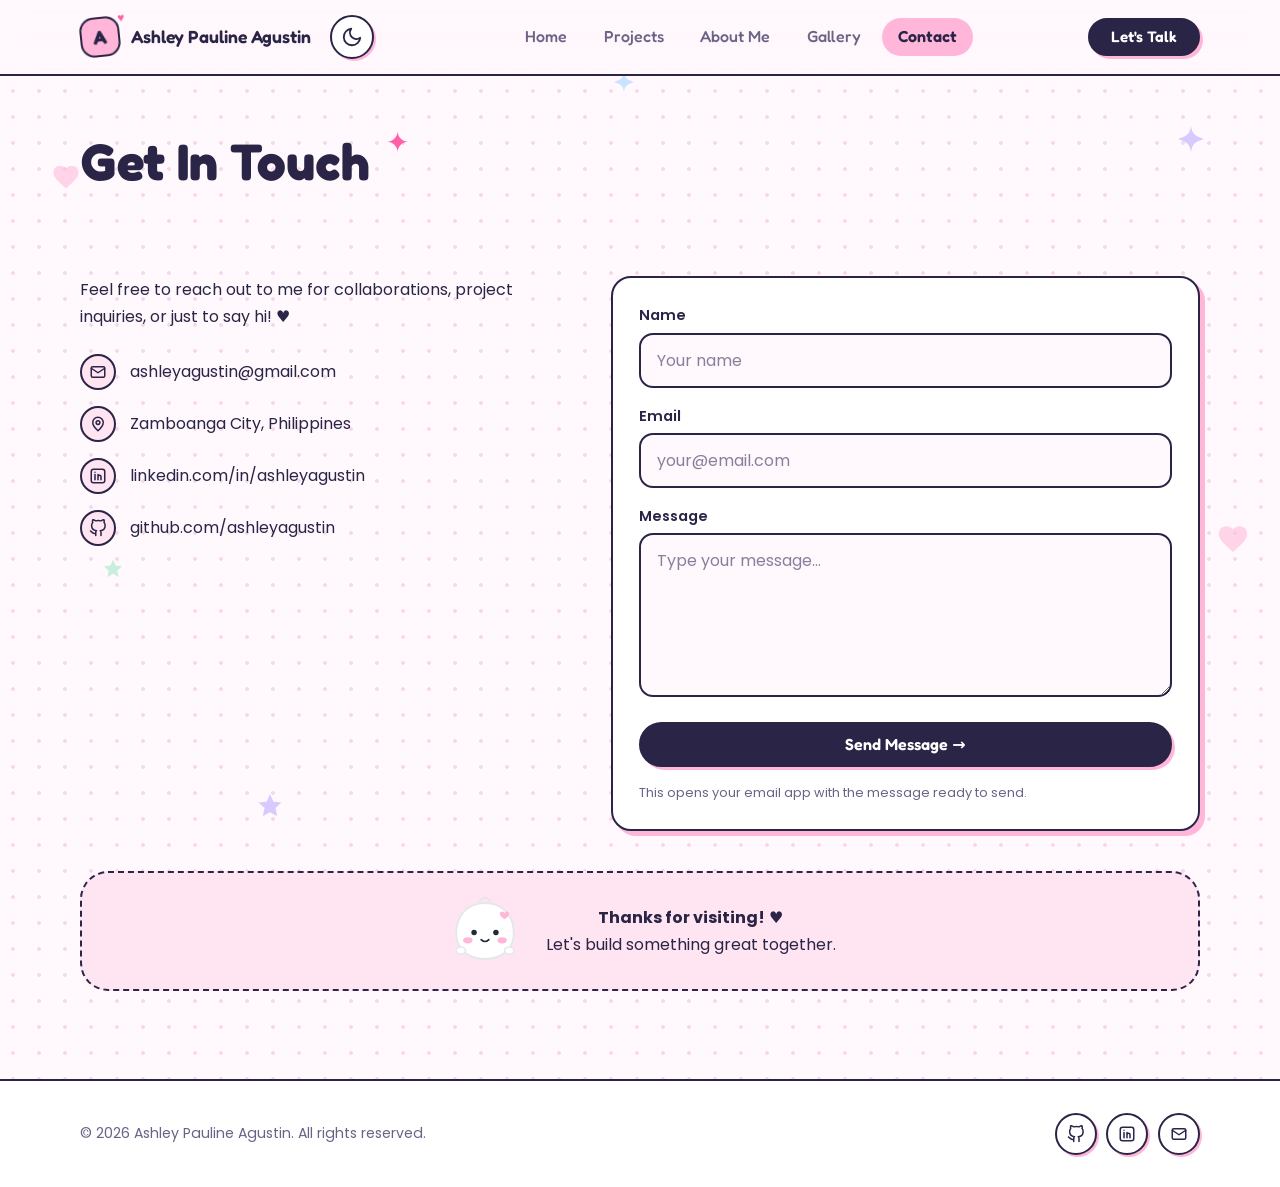
<file: contact.html>
<!DOCTYPE html>
<html lang="en">
<head>
  <meta charset="UTF-8">
  <meta name="viewport" content="width=device-width, initial-scale=1.0">
  <title>Contact | Ashley Pauline Agustin</title>
  <meta name="description" content="Get in touch with Ashley Pauline Agustin.">
  <link rel="icon" href="images/favicon.svg" type="image/svg+xml">
  <link rel="preconnect" href="https://fonts.googleapis.com">
  <link rel="preconnect" href="https://fonts.gstatic.com" crossorigin>
  <link rel="stylesheet" href="https://fonts.googleapis.com/css2?family=DM+Mono:wght@500&amp;family=Fredoka:wght@500;600;700&amp;family=Poppins:wght@400;500;600;700&amp;display=swap">
  <link rel="stylesheet" href="style.css">
</head>
<body>
<input type="checkbox" id="theme" class="theme-input" aria-label="Switch between light and dark mode">
<a class="skip-link" href="#main">Skip to content</a>
<div class="bg-floaters" aria-hidden="true">
<svg class="s1" viewBox="0 0 24 24"><path d="M12 21.2l-1.5-1.4C5.4 15.2 2 12.1 2 8.3 2 5.2 4.4 3 7.3 3c1.7 0 3.4.8 4.7 2.1C13.300 3.800 15 3 16.700 3 19.600 3 22 5.200 22 8.300c0 3.800-3.400 6.900-8.500 11.500z"/></svg><svg class="s2" viewBox="0 0 24 24"><path d="M12 0c1 7 3 9 12 12-9 3-11 5-12 12-1-7-3-9-12-12 9-3 11-5 12-12z"/></svg><svg class="s3" viewBox="0 0 24 24"><path d="M12 2l2.9 6.3 6.9.8-5.1 4.700 1.400 6.800L12 17.300 5.900 20.600l1.400-6.800L2.200 9.100l6.900-.8z"/></svg><svg class="s4" viewBox="0 0 24 24"><path d="M12 21.2l-1.5-1.4C5.4 15.2 2 12.1 2 8.3 2 5.2 4.4 3 7.3 3c1.7 0 3.4.8 4.7 2.1C13.300 3.800 15 3 16.700 3 19.600 3 22 5.200 22 8.300c0 3.800-3.400 6.900-8.500 11.500z"/></svg><svg class="s5" viewBox="0 0 24 24"><path d="M12 0c1 7 3 9 12 12-9 3-11 5-12 12-1-7-3-9-12-12 9-3 11-5 12-12z"/></svg><svg class="s6" viewBox="0 0 24 24"><path d="M12 2l2.9 6.3 6.9.8-5.1 4.700 1.400 6.800L12 17.300 5.900 20.600l1.400-6.800L2.200 9.100l6.900-.8z"/></svg><svg class="s7" viewBox="0 0 24 24"><path d="M12 21.2l-1.5-1.4C5.4 15.2 2 12.1 2 8.3 2 5.2 4.4 3 7.3 3c1.7 0 3.4.8 4.7 2.1C13.300 3.800 15 3 16.700 3 19.600 3 22 5.200 22 8.300c0 3.800-3.400 6.900-8.500 11.500z"/></svg></div>
<header class="site-header">
  <div class="container header-inner">
    <a class="brand" href="index.html" aria-label="Ashley Pauline Agustin – home"><span class="brand-mark">A</span><span class="brand-text">Ashley Pauline Agustin</span></a>
    <label for="theme" class="theme-btn" title="Switch light / dark mode">
      <svg class="icon-moon" viewBox="0 0 24 24" aria-hidden="true"><path d="M21 12.8A9 9 0 1 1 11.2 3a7 7 0 0 0 9.8 9.8z"/></svg>
      <svg class="icon-sun" viewBox="0 0 24 24" aria-hidden="true"><circle cx="12" cy="12" r="4"/><path d="M12 2v2M12 20v2M4.9 4.9l1.4 1.4M17.700 17.700l1.400 1.400M2 12h2M20 12h2M4.900 19.100l1.400-1.400M17.700 6.300l1.400-1.400"/></svg>
    </label>
    <input type="checkbox" id="nav-toggle" class="nav-toggle" aria-label="Open or close the menu">
    <label for="nav-toggle" class="nav-burger" aria-hidden="true"><span></span><span></span><span></span></label>
    <nav class="nav" aria-label="Main">
      <ul class="nav-links"><li><a href="index.html">Home</a></li><li><a href="projects.html">Projects</a></li><li><a href="about.html">About Me</a></li><li><a href="gallery.html">Gallery</a></li><li><a href="contact.html" aria-current="page">Contact</a></li></ul>
      <a class="btn btn-dark nav-cta" href="contact.html">Let's Talk</a>
    </nav>
  </div>
</header>
<main id="main">

<section class="page-hero container"><h1>Get In Touch</h1></section>

<section class="section container">
  <div class="contact-grid">
    <div class="contact-info">
      <p>Feel free to reach out to me for collaborations, project inquiries, or just to say hi! &hearts;</p>
      <ul class="contact-list">
        <li><span class="icon-dot"><svg class="ico" viewBox="0 0 24 24" aria-hidden="true"><rect x="3" y="5" width="18" height="14" rx="2"/><path d="m3 7 9 6 9-6"/></svg></span><a href="mailto:ashleyagustin@gmail.com">ashleyagustin@gmail.com</a></li>
        <li><span class="icon-dot"><svg class="ico" viewBox="0 0 24 24" aria-hidden="true"><path d="M12 21s7-6.2 7-11a7 7 0 1 0-14 0c0 4.8 7 11 7 11z"/><circle cx="12" cy="10" r="2.5"/></svg></span>Zamboanga City, Philippines</li>
        <li><span class="icon-dot"><svg class="ico" viewBox="0 0 24 24" aria-hidden="true"><rect x="3" y="3" width="18" height="18" rx="3"/><path d="M8 10v7M8 7v.01M12 17v-4a2 2 0 0 1 4 0v4M12 10v7"/></svg></span><a href="https://linkedin.com/in/ashleyagustin" target="_blank" rel="noopener">linkedin.com/in/ashleyagustin</a></li>
        <li><span class="icon-dot"><svg class="ico" viewBox="0 0 24 24" aria-hidden="true"><path d="M9 19c-5 1.5-5-2.5-7-3m14 6v-3.87a3.37 3.37 0 0 0-.94-2.61c3.14-.35 6.44-1.54 6.44-7A5.44 5.44 0 0 0 20 4.77 5.07 5.07 0 0 0 19.91 1S18.73.65 16 2.48a13.38 13.38 0 0 0-7 0C6.27.65 5.09 1 5.09 1A5.07 5.07 0 0 0 5 4.77a5.44 5.44 0 0 0-1.5 3.78c0 5.42 3.3 6.61 6.44 7A3.37 3.37 0 0 0 9 18.13V22"/></svg></span><a href="https://github.com/ashleyagustin" target="_blank" rel="noopener">github.com/ashleyagustin</a></li>
      </ul>
    </div>
    <form class="panel contact-form" action="mailto:ashleyagustin@gmail.com" method="post" enctype="text/plain">
      <label for="name">Name</label>
      <input id="name" name="Name" type="text" placeholder="Your name" autocomplete="name" required>
      <label for="email">Email</label>
      <input id="email" name="Email" type="email" placeholder="your@email.com" autocomplete="email" required>
      <label for="message">Message</label>
      <textarea id="message" name="Message" rows="5" placeholder="Type your message..." required></textarea>
      <button class="btn btn-dark" type="submit">Send Message &rarr;</button>
      <p class="form-note">This opens your email app with the message ready to send.</p>
    </form>
  </div>

  <div class="thanks">
    <img src="[data-uri]"" alt="" width="78" height="78">
    <p><strong>Thanks for visiting!</strong> &hearts;<br>Let's build something great together.</p>
  </div>
</section>
</main>
<footer class="site-footer">
  <div class="container footer-inner">
    <p>&copy; 2026 Ashley Pauline Agustin. All rights reserved.</p>
    <div class="social">
      <a href="https://github.com/ashleyagustin" aria-label="GitHub" target="_blank" rel="noopener"><svg class="ico" viewBox="0 0 24 24" aria-hidden="true"><path d="M9 19c-5 1.5-5-2.5-7-3m14 6v-3.87a3.37 3.37 0 0 0-.94-2.61c3.14-.35 6.44-1.54 6.44-7A5.44 5.44 0 0 0 20 4.77 5.07 5.07 0 0 0 19.91 1S18.73.65 16 2.48a13.38 13.38 0 0 0-7 0C6.27.65 5.09 1 5.09 1A5.07 5.07 0 0 0 5 4.77a5.44 5.44 0 0 0-1.5 3.78c0 5.42 3.3 6.61 6.44 7A3.37 3.37 0 0 0 9 18.13V22"/></svg></a>
      <a href="https://linkedin.com/in/ashleyagustin" aria-label="LinkedIn" target="_blank" rel="noopener"><svg class="ico" viewBox="0 0 24 24" aria-hidden="true"><rect x="3" y="3" width="18" height="18" rx="3"/><path d="M8 10v7M8 7v.01M12 17v-4a2 2 0 0 1 4 0v4M12 10v7"/></svg></a>
      <a href="mailto:ashleyagustin@gmail.com" aria-label="Email"><svg class="ico" viewBox="0 0 24 24" aria-hidden="true"><rect x="3" y="5" width="18" height="14" rx="2"/><path d="m3 7 9 6 9-6"/></svg></a>
    </div>
  </div>
</footer>
</body>
</html>
</file>
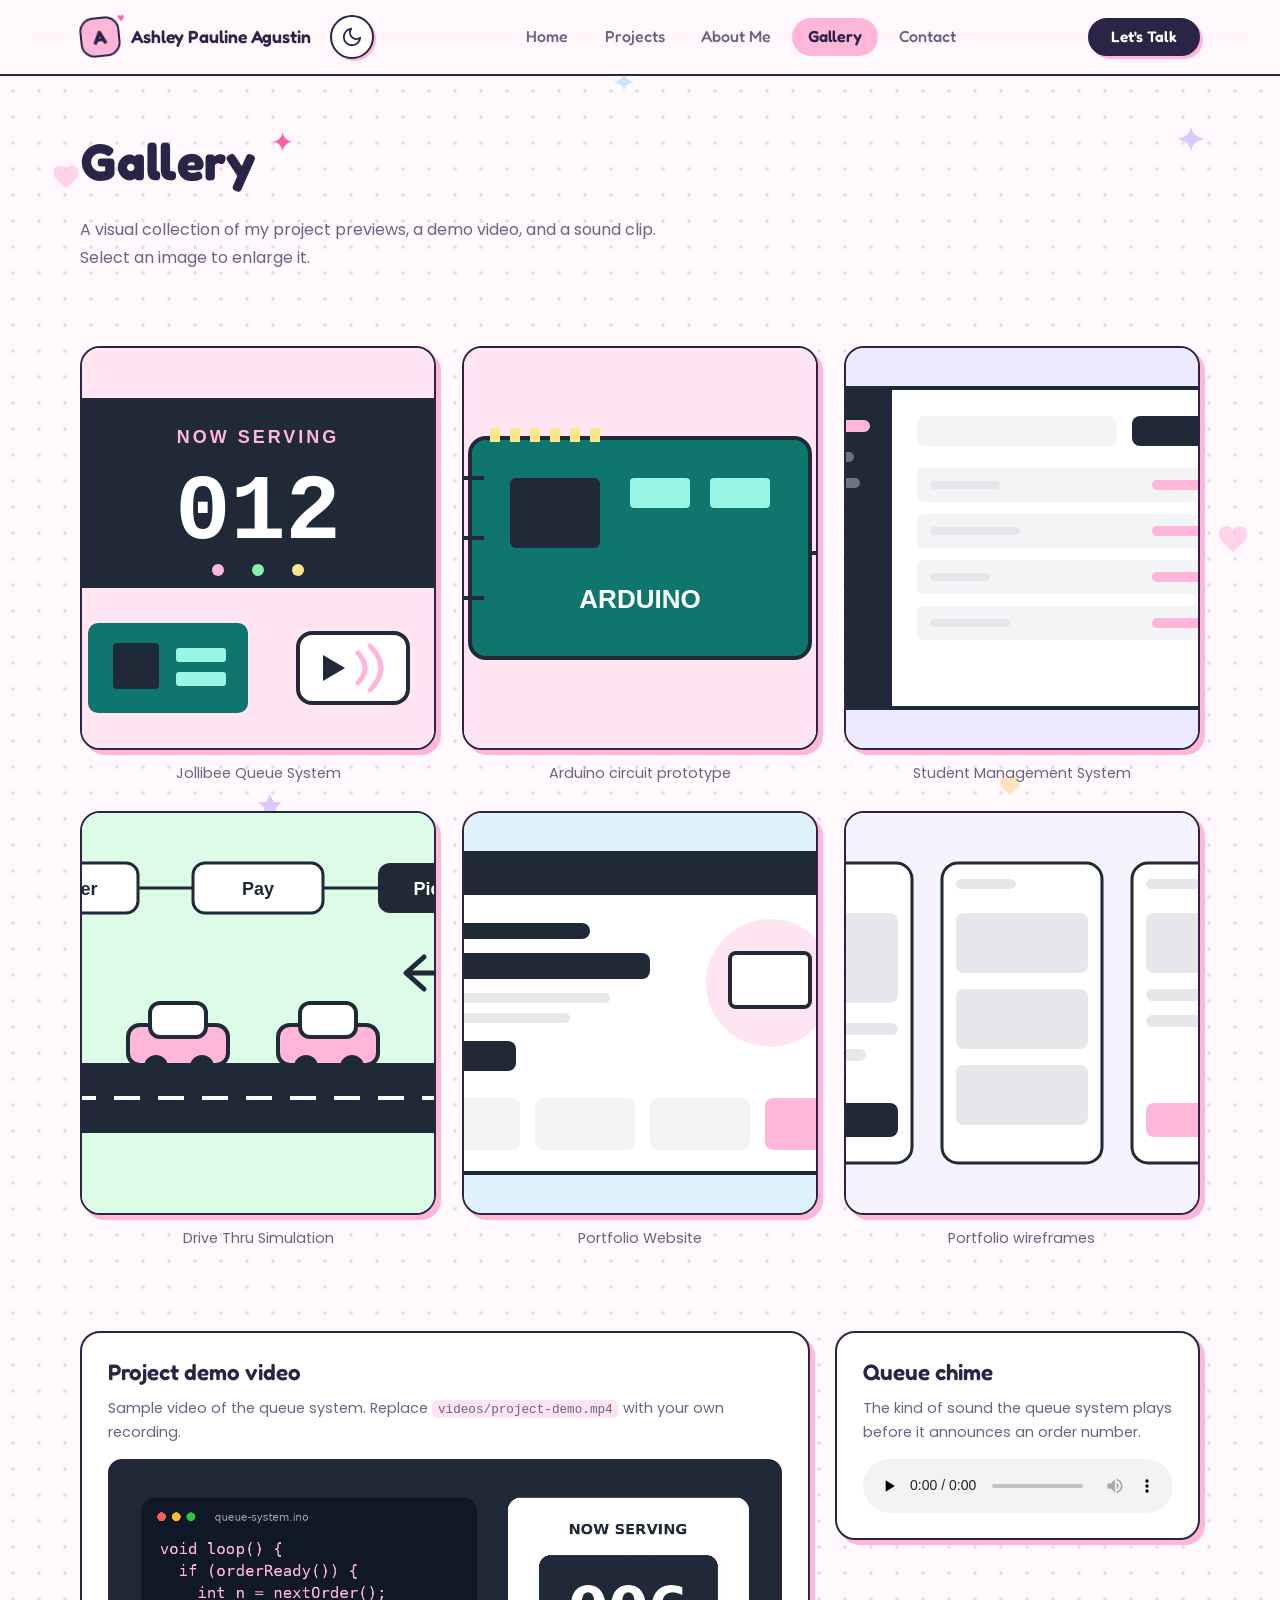
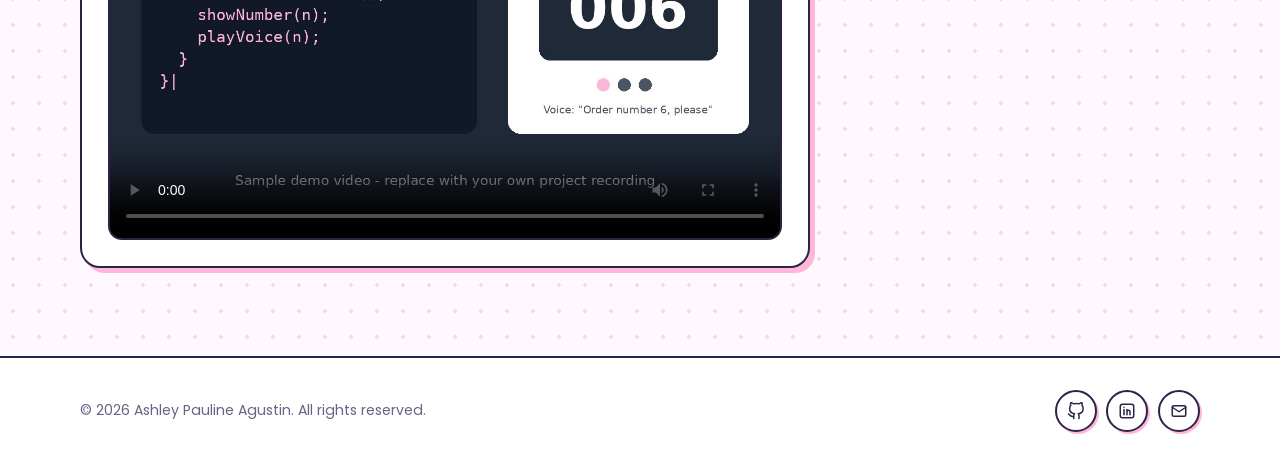
<file: gallery.html>
<!DOCTYPE html>
<html lang="en">
<head>
  <meta charset="UTF-8">
  <meta name="viewport" content="width=device-width, initial-scale=1.0">
  <title>Gallery | Ashley Pauline Agustin</title>
  <meta name="description" content="Images, video, and audio from Ashley Pauline Agustin's projects.">
  <link rel="icon" href="images/favicon.svg" type="image/svg+xml">
  <link rel="preconnect" href="https://fonts.googleapis.com">
  <link rel="preconnect" href="https://fonts.gstatic.com" crossorigin>
  <link rel="stylesheet" href="https://fonts.googleapis.com/css2?family=DM+Mono:wght@500&amp;family=Fredoka:wght@500;600;700&amp;family=Poppins:wght@400;500;600;700&amp;display=swap">
  <link rel="stylesheet" href="style.css">
</head>
<body>
<input type="checkbox" id="theme" class="theme-input" aria-label="Switch between light and dark mode">
<a class="skip-link" href="#main">Skip to content</a>
<div class="bg-floaters" aria-hidden="true">
<svg class="s1" viewBox="0 0 24 24"><path d="M12 21.2l-1.5-1.4C5.4 15.2 2 12.1 2 8.3 2 5.2 4.4 3 7.3 3c1.7 0 3.4.8 4.7 2.1C13.300 3.800 15 3 16.700 3 19.600 3 22 5.200 22 8.300c0 3.800-3.400 6.900-8.500 11.500z"/></svg><svg class="s2" viewBox="0 0 24 24"><path d="M12 0c1 7 3 9 12 12-9 3-11 5-12 12-1-7-3-9-12-12 9-3 11-5 12-12z"/></svg><svg class="s3" viewBox="0 0 24 24"><path d="M12 2l2.9 6.3 6.9.8-5.1 4.700 1.400 6.800L12 17.300 5.900 20.600l1.400-6.800L2.200 9.100l6.900-.8z"/></svg><svg class="s4" viewBox="0 0 24 24"><path d="M12 21.2l-1.5-1.4C5.4 15.2 2 12.1 2 8.3 2 5.2 4.4 3 7.3 3c1.7 0 3.4.8 4.7 2.1C13.300 3.800 15 3 16.700 3 19.600 3 22 5.200 22 8.300c0 3.800-3.400 6.900-8.500 11.500z"/></svg><svg class="s5" viewBox="0 0 24 24"><path d="M12 0c1 7 3 9 12 12-9 3-11 5-12 12-1-7-3-9-12-12 9-3 11-5 12-12z"/></svg><svg class="s6" viewBox="0 0 24 24"><path d="M12 2l2.9 6.3 6.9.8-5.1 4.700 1.400 6.800L12 17.300 5.900 20.600l1.400-6.800L2.200 9.100l6.900-.8z"/></svg><svg class="s7" viewBox="0 0 24 24"><path d="M12 21.2l-1.5-1.4C5.4 15.2 2 12.1 2 8.3 2 5.2 4.4 3 7.3 3c1.7 0 3.4.8 4.7 2.1C13.300 3.800 15 3 16.700 3 19.600 3 22 5.200 22 8.300c0 3.800-3.400 6.900-8.500 11.500z"/></svg></div>
<header class="site-header">
  <div class="container header-inner">
    <a class="brand" href="index.html" aria-label="Ashley Pauline Agustin – home"><span class="brand-mark">A</span><span class="brand-text">Ashley Pauline Agustin</span></a>
    <label for="theme" class="theme-btn" title="Switch light / dark mode">
      <svg class="icon-moon" viewBox="0 0 24 24" aria-hidden="true"><path d="M21 12.8A9 9 0 1 1 11.2 3a7 7 0 0 0 9.8 9.8z"/></svg>
      <svg class="icon-sun" viewBox="0 0 24 24" aria-hidden="true"><circle cx="12" cy="12" r="4"/><path d="M12 2v2M12 20v2M4.9 4.9l1.4 1.4M17.700 17.700l1.400 1.400M2 12h2M20 12h2M4.900 19.100l1.400-1.400M17.700 6.300l1.400-1.400"/></svg>
    </label>
    <input type="checkbox" id="nav-toggle" class="nav-toggle" aria-label="Open or close the menu">
    <label for="nav-toggle" class="nav-burger" aria-hidden="true"><span></span><span></span><span></span></label>
    <nav class="nav" aria-label="Main">
      <ul class="nav-links"><li><a href="index.html">Home</a></li><li><a href="projects.html">Projects</a></li><li><a href="about.html">About Me</a></li><li><a href="gallery.html" aria-current="page">Gallery</a></li><li><a href="contact.html">Contact</a></li></ul>
      <a class="btn btn-dark nav-cta" href="contact.html">Let's Talk</a>
    </nav>
  </div>
</header>
<main id="main">

<section class="page-hero container">
  <h1>Gallery</h1>
  <p>A visual collection of my project previews, a demo video, and a sound clip. Select an image to enlarge it.</p>
</section>

<section class="section container" id="gallery">
  <div class="gallery-grid">
    <figure class="gallery-item"><a href="#g0"><img src="[data-uri]"" alt="Queue display showing order number 12" width="640" height="400" loading="lazy"></a><figcaption>Jollibee Queue System</figcaption></figure><figure class="gallery-item"><a href="#g1"><img src="[data-uri]"" alt="Arduino board wired to LEDs and a speaker" width="640" height="400" loading="lazy"></a><figcaption>Arduino circuit prototype</figcaption></figure><figure class="gallery-item"><a href="#g2"><img src="[data-uri]"" alt="Student management system table interface" width="640" height="400" loading="lazy"></a><figcaption>Student Management System</figcaption></figure><figure class="gallery-item"><a href="#g3"><img src="[data-uri]"" alt="Drive-thru queue simulation with cars in line" width="640" height="400" loading="lazy"></a><figcaption>Drive Thru Simulation</figcaption></figure><figure class="gallery-item"><a href="#g4"><img src="[data-uri]"" alt="Portfolio website layout in a browser window" width="640" height="400" loading="lazy"></a><figcaption>Portfolio Website</figcaption></figure><figure class="gallery-item"><a href="#g5"><img src="[data-uri]"" alt="Three wireframe screens for the portfolio" width="640" height="400" loading="lazy"></a><figcaption>Portfolio wireframes</figcaption></figure>
  </div>
  <div class="lightbox" id="g0"><a class="lb-close" href="#gallery" aria-label="Close image">&times;</a><img src="[data-uri]"" alt="Queue display showing order number 12"></div><div class="lightbox" id="g1"><a class="lb-close" href="#gallery" aria-label="Close image">&times;</a><img src="[data-uri]"" alt="Arduino board wired to LEDs and a speaker"></div><div class="lightbox" id="g2"><a class="lb-close" href="#gallery" aria-label="Close image">&times;</a><img src="[data-uri]"" alt="Student management system table interface"></div><div class="lightbox" id="g3"><a class="lb-close" href="#gallery" aria-label="Close image">&times;</a><img src="[data-uri]"" alt="Drive-thru queue simulation with cars in line"></div><div class="lightbox" id="g4"><a class="lb-close" href="#gallery" aria-label="Close image">&times;</a><img src="[data-uri]"" alt="Portfolio website layout in a browser window"></div><div class="lightbox" id="g5"><a class="lb-close" href="#gallery" aria-label="Close image">&times;</a><img src="[data-uri]"" alt="Three wireframe screens for the portfolio"></div>
</section>

<section class="section container" id="demo">
  <div class="media-grid">
    <div class="panel media-frame">
      <h2>Project demo video</h2>
      <p>Sample video of the queue system. Replace <code>videos/project-demo.mp4</code> with your own recording.</p>
      <video controls preload="metadata" poster="[data-uri]"" playsinline>
        <source src="[data-uri]"" type="video/mp4">
        Your browser does not support HTML video.
      </video>
    </div>
    <div class="panel media-frame">
      <h2>Queue chime</h2>
      <p>The kind of sound the queue system plays before it announces an order number.</p>
      <audio controls preload="none">
        <source src="audio/queue-chime.mp3" type="audio/mpeg">
        Your browser does not support HTML audio.
      </audio>
    </div>
  </div>
</section>
</main>
<footer class="site-footer">
  <div class="container footer-inner">
    <p>&copy; 2026 Ashley Pauline Agustin. All rights reserved.</p>
    <div class="social">
      <a href="https://github.com/ashleyagustin" aria-label="GitHub" target="_blank" rel="noopener"><svg class="ico" viewBox="0 0 24 24" aria-hidden="true"><path d="M9 19c-5 1.5-5-2.5-7-3m14 6v-3.87a3.37 3.37 0 0 0-.94-2.61c3.14-.35 6.44-1.54 6.44-7A5.44 5.44 0 0 0 20 4.77 5.07 5.07 0 0 0 19.91 1S18.73.65 16 2.48a13.38 13.38 0 0 0-7 0C6.27.65 5.09 1 5.09 1A5.07 5.07 0 0 0 5 4.77a5.44 5.44 0 0 0-1.5 3.78c0 5.42 3.3 6.61 6.44 7A3.37 3.37 0 0 0 9 18.13V22"/></svg></a>
      <a href="https://linkedin.com/in/ashleyagustin" aria-label="LinkedIn" target="_blank" rel="noopener"><svg class="ico" viewBox="0 0 24 24" aria-hidden="true"><rect x="3" y="3" width="18" height="18" rx="3"/><path d="M8 10v7M8 7v.01M12 17v-4a2 2 0 0 1 4 0v4M12 10v7"/></svg></a>
      <a href="mailto:ashleyagustin@gmail.com" aria-label="Email"><svg class="ico" viewBox="0 0 24 24" aria-hidden="true"><rect x="3" y="5" width="18" height="14" rx="2"/><path d="m3 7 9 6 9-6"/></svg></a>
    </div>
  </div>
</footer>
</body>
</html>
</file>
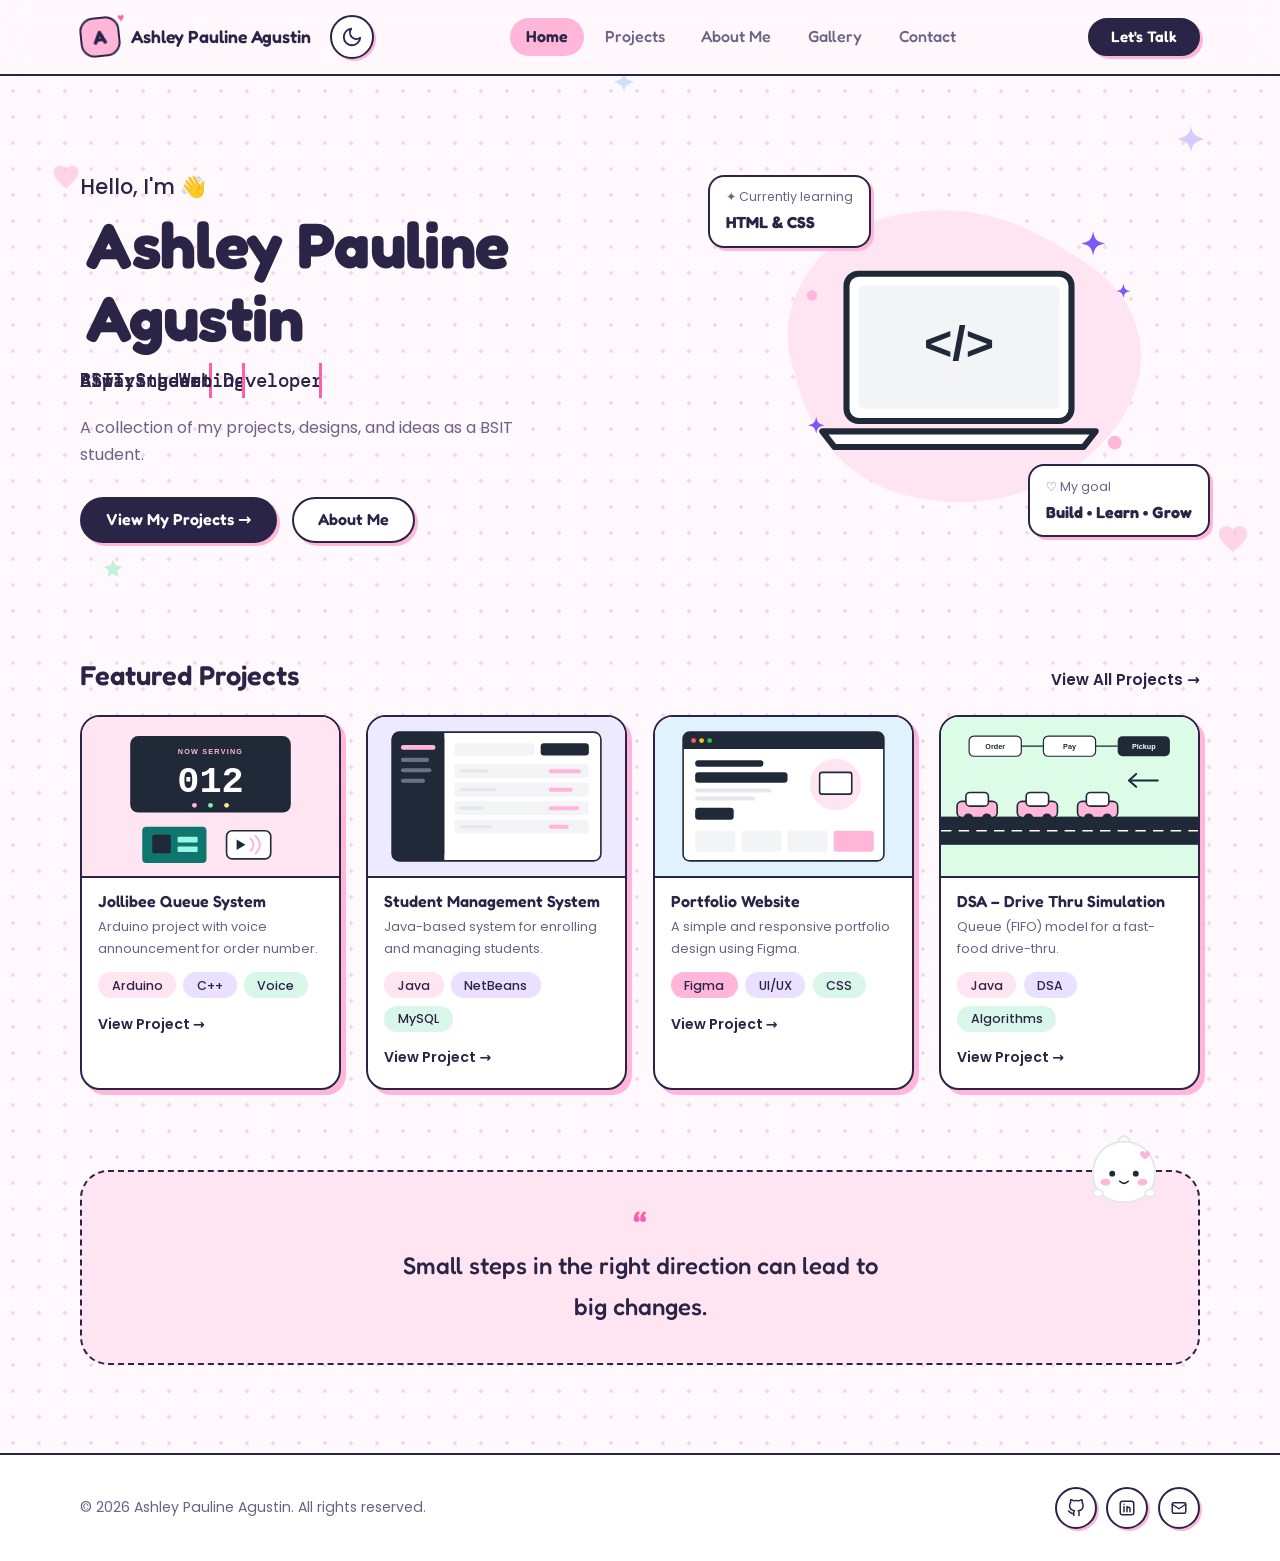
<file: port.htmlfolio.html>
<!DOCTYPE html>
<html lang="en">
<head>
  <meta charset="UTF-8">
  <meta name="viewport" content="width=device-width, initial-scale=1.0">
  <title>Home | Ashley Pauline Agustin</title>
  <meta name="description" content="Personal portfolio of Ashley Pauline Agustin, BSIT student and future developer.">
  <link rel="icon" href="images/favicon.svg" type="image/svg+xml">
  <link rel="preconnect" href="https://fonts.googleapis.com">
  <link rel="preconnect" href="https://fonts.gstatic.com" crossorigin>
  <link rel="stylesheet" href="https://fonts.googleapis.com/css2?family=DM+Mono:wght@500&amp;family=Fredoka:wght@500;600;700&amp;family=Poppins:wght@400;500;600;700&amp;display=swap">
  <link rel="stylesheet" href="style.css">
</head>
<body>
<input type="checkbox" id="theme" class="theme-input" aria-label="Switch between light and dark mode">
<a class="skip-link" href="#main">Skip to content</a>
<div class="bg-floaters" aria-hidden="true">
<svg class="s1" viewBox="0 0 24 24"><path d="M12 21.2l-1.5-1.4C5.4 15.2 2 12.1 2 8.3 2 5.2 4.4 3 7.3 3c1.7 0 3.4.8 4.7 2.1C13.300 3.800 15 3 16.700 3 19.600 3 22 5.200 22 8.300c0 3.800-3.400 6.900-8.500 11.500z"/></svg><svg class="s2" viewBox="0 0 24 24"><path d="M12 0c1 7 3 9 12 12-9 3-11 5-12 12-1-7-3-9-12-12 9-3 11-5 12-12z"/></svg><svg class="s3" viewBox="0 0 24 24"><path d="M12 2l2.9 6.3 6.9.8-5.1 4.700 1.400 6.800L12 17.300 5.900 20.600l1.400-6.800L2.200 9.100l6.900-.8z"/></svg><svg class="s4" viewBox="0 0 24 24"><path d="M12 21.2l-1.5-1.4C5.4 15.2 2 12.1 2 8.3 2 5.2 4.4 3 7.3 3c1.7 0 3.4.8 4.7 2.1C13.300 3.800 15 3 16.700 3 19.600 3 22 5.200 22 8.300c0 3.800-3.400 6.900-8.500 11.500z"/></svg><svg class="s5" viewBox="0 0 24 24"><path d="M12 0c1 7 3 9 12 12-9 3-11 5-12 12-1-7-3-9-12-12 9-3 11-5 12-12z"/></svg><svg class="s6" viewBox="0 0 24 24"><path d="M12 2l2.9 6.3 6.9.8-5.1 4.700 1.400 6.800L12 17.300 5.900 20.600l1.400-6.800L2.200 9.100l6.900-.8z"/></svg><svg class="s7" viewBox="0 0 24 24"><path d="M12 21.2l-1.5-1.4C5.4 15.2 2 12.1 2 8.3 2 5.2 4.4 3 7.3 3c1.7 0 3.4.8 4.7 2.1C13.300 3.800 15 3 16.700 3 19.600 3 22 5.200 22 8.300c0 3.800-3.400 6.900-8.500 11.500z"/></svg></div>
<header class="site-header">
  <div class="container header-inner">
    <a class="brand" href="index.html" aria-label="Ashley Pauline Agustin – home"><span class="brand-mark">A</span><span class="brand-text">Ashley Pauline Agustin</span></a>
    <label for="theme" class="theme-btn" title="Switch light / dark mode">
      <svg class="icon-moon" viewBox="0 0 24 24" aria-hidden="true"><path d="M21 12.8A9 9 0 1 1 11.2 3a7 7 0 0 0 9.8 9.8z"/></svg>
      <svg class="icon-sun" viewBox="0 0 24 24" aria-hidden="true"><circle cx="12" cy="12" r="4"/><path d="M12 2v2M12 20v2M4.9 4.9l1.4 1.4M17.700 17.700l1.400 1.400M2 12h2M20 12h2M4.900 19.100l1.400-1.400M17.700 6.300l1.400-1.400"/></svg>
    </label>
    <input type="checkbox" id="nav-toggle" class="nav-toggle" aria-label="Open or close the menu">
    <label for="nav-toggle" class="nav-burger" aria-hidden="true"><span></span><span></span><span></span></label>
    <nav class="nav" aria-label="Main">
      <ul class="nav-links"><li><a href="index.html" aria-current="page">Home</a></li><li><a href="projects.html">Projects</a></li><li><a href="about.html">About Me</a></li><li><a href="gallery.html">Gallery</a></li><li><a href="contact.html">Contact</a></li></ul>
      <a class="btn btn-dark nav-cta" href="contact.html">Let's Talk</a>
    </nav>
  </div>
</header>
<main id="main">

<section class="hero">
  <div class="container hero-grid">
    <div>
      <p class="hero-hello">Hello, I'm <span class="wave" aria-hidden="true">&#128075;</span></p>
      <h1><span class="name">Ashley Pauline Agustin</span></h1>
      <p class="hero-role">
        <span class="visually-hidden">BSIT student and aspiring web developer</span>
        <span class="typed t1" aria-hidden="true">BSIT Student</span>
        <span class="typed t2" aria-hidden="true">Aspiring Web Developer</span>
        <span class="typed t3" aria-hidden="true">Always Learning</span>
      </p>
      <p class="hero-text">A collection of my projects, designs, and ideas as a BSIT student.</p>
      <div class="hero-buttons">
        <a class="btn btn-dark" href="projects.html">View My Projects &rarr;</a>
        <a class="btn btn-outline" href="about.html">About Me</a>
      </div>
    </div>
    <div class="hero-art">
      <img src="[data-uri]"" alt="Laptop showing code symbols" width="520" height="400">
      <div class="badge-float badge-a"><span>&#10022; Currently learning</span><strong>HTML &amp; CSS</strong></div>
      <div class="badge-float badge-b"><span>&#9825; My goal</span><strong>Build &bull; Learn &bull; Grow</strong></div>
    </div>
  </div>
</section>

<section class="section">
  <div class="container">
    <div class="section-head"><h2>Featured Projects</h2><a href="projects.html">View All Projects &rarr;</a></div>
    <div class="project-grid four">
      <article class="project-card arduino">
  <div class="project-thumb"><img src="[data-uri]"" alt="Queue display showing order number 12 with Arduino board and speaker" width="640" height="400" loading="lazy"></div>
  <div class="project-body">
    <h3><a href="project-queue.html">Jollibee Queue System</a></h3>
    <p>Arduino project with voice announcement for order number.</p>
    <ul class="tag-list"><li class="tag">Arduino</li><li class="tag">C++</li><li class="tag">Voice</li></ul>
    <span class="project-link">View Project &rarr;</span>
  </div>
</article><article class="project-card java">
  <div class="project-thumb"><img src="[data-uri]"" alt="Student management system table interface" width="640" height="400" loading="lazy"></div>
  <div class="project-body">
    <h3><a href="project-student.html">Student Management System</a></h3>
    <p>Java-based system for enrolling and managing students.</p>
    <ul class="tag-list"><li class="tag">Java</li><li class="tag">NetBeans</li><li class="tag">MySQL</li></ul>
    <span class="project-link">View Project &rarr;</span>
  </div>
</article><article class="project-card web design">
  <div class="project-thumb"><img src="[data-uri]"" alt="Portfolio website layout in a browser window" width="640" height="400" loading="lazy"></div>
  <div class="project-body">
    <h3><a href="project-portfolio.html">Portfolio Website</a></h3>
    <p>A simple and responsive portfolio design using Figma.</p>
    <ul class="tag-list"><li class="tag pink">Figma</li><li class="tag">UI/UX</li><li class="tag">CSS</li></ul>
    <span class="project-link">View Project &rarr;</span>
  </div>
</article><article class="project-card java others">
  <div class="project-thumb"><img src="[data-uri]"" alt="Drive-thru queue simulation with cars in line" width="640" height="400" loading="lazy"></div>
  <div class="project-body">
    <h3><a href="project-dsa.html">DSA – Drive Thru Simulation</a></h3>
    <p>Queue (FIFO) model for a fast-food drive-thru.</p>
    <ul class="tag-list"><li class="tag">Java</li><li class="tag">DSA</li><li class="tag">Algorithms</li></ul>
    <span class="project-link">View Project &rarr;</span>
  </div>
</article>
    </div>
  </div>
</section>

<section class="section">
  <div class="container">
    <blockquote class="quote"><img src="[data-uri]"" alt="" width="84" height="84"><p>Small steps in the right direction can lead to big changes.</p></blockquote>
  </div>
</section>
</main>
<footer class="site-footer">
  <div class="container footer-inner">
    <p>&copy; 2026 Ashley Pauline Agustin. All rights reserved.</p>
    <div class="social">
      <a href="https://github.com/ashleyagustin" aria-label="GitHub" target="_blank" rel="noopener"><svg class="ico" viewBox="0 0 24 24" aria-hidden="true"><path d="M9 19c-5 1.5-5-2.5-7-3m14 6v-3.87a3.37 3.37 0 0 0-.94-2.61c3.14-.35 6.44-1.54 6.44-7A5.44 5.44 0 0 0 20 4.77 5.07 5.07 0 0 0 19.91 1S18.73.65 16 2.48a13.38 13.38 0 0 0-7 0C6.27.65 5.09 1 5.09 1A5.07 5.07 0 0 0 5 4.77a5.44 5.44 0 0 0-1.5 3.78c0 5.42 3.3 6.61 6.44 7A3.37 3.37 0 0 0 9 18.13V22"/></svg></a>
      <a href="https://linkedin.com/in/ashleyagustin" aria-label="LinkedIn" target="_blank" rel="noopener"><svg class="ico" viewBox="0 0 24 24" aria-hidden="true"><rect x="3" y="3" width="18" height="18" rx="3"/><path d="M8 10v7M8 7v.01M12 17v-4a2 2 0 0 1 4 0v4M12 10v7"/></svg></a>
      <a href="mailto:ashleyagustin@gmail.com" aria-label="Email"><svg class="ico" viewBox="0 0 24 24" aria-hidden="true"><rect x="3" y="5" width="18" height="14" rx="2"/><path d="m3 7 9 6 9-6"/></svg></a>
    </div>
  </div>
</footer>
</body>
</html>
</file>
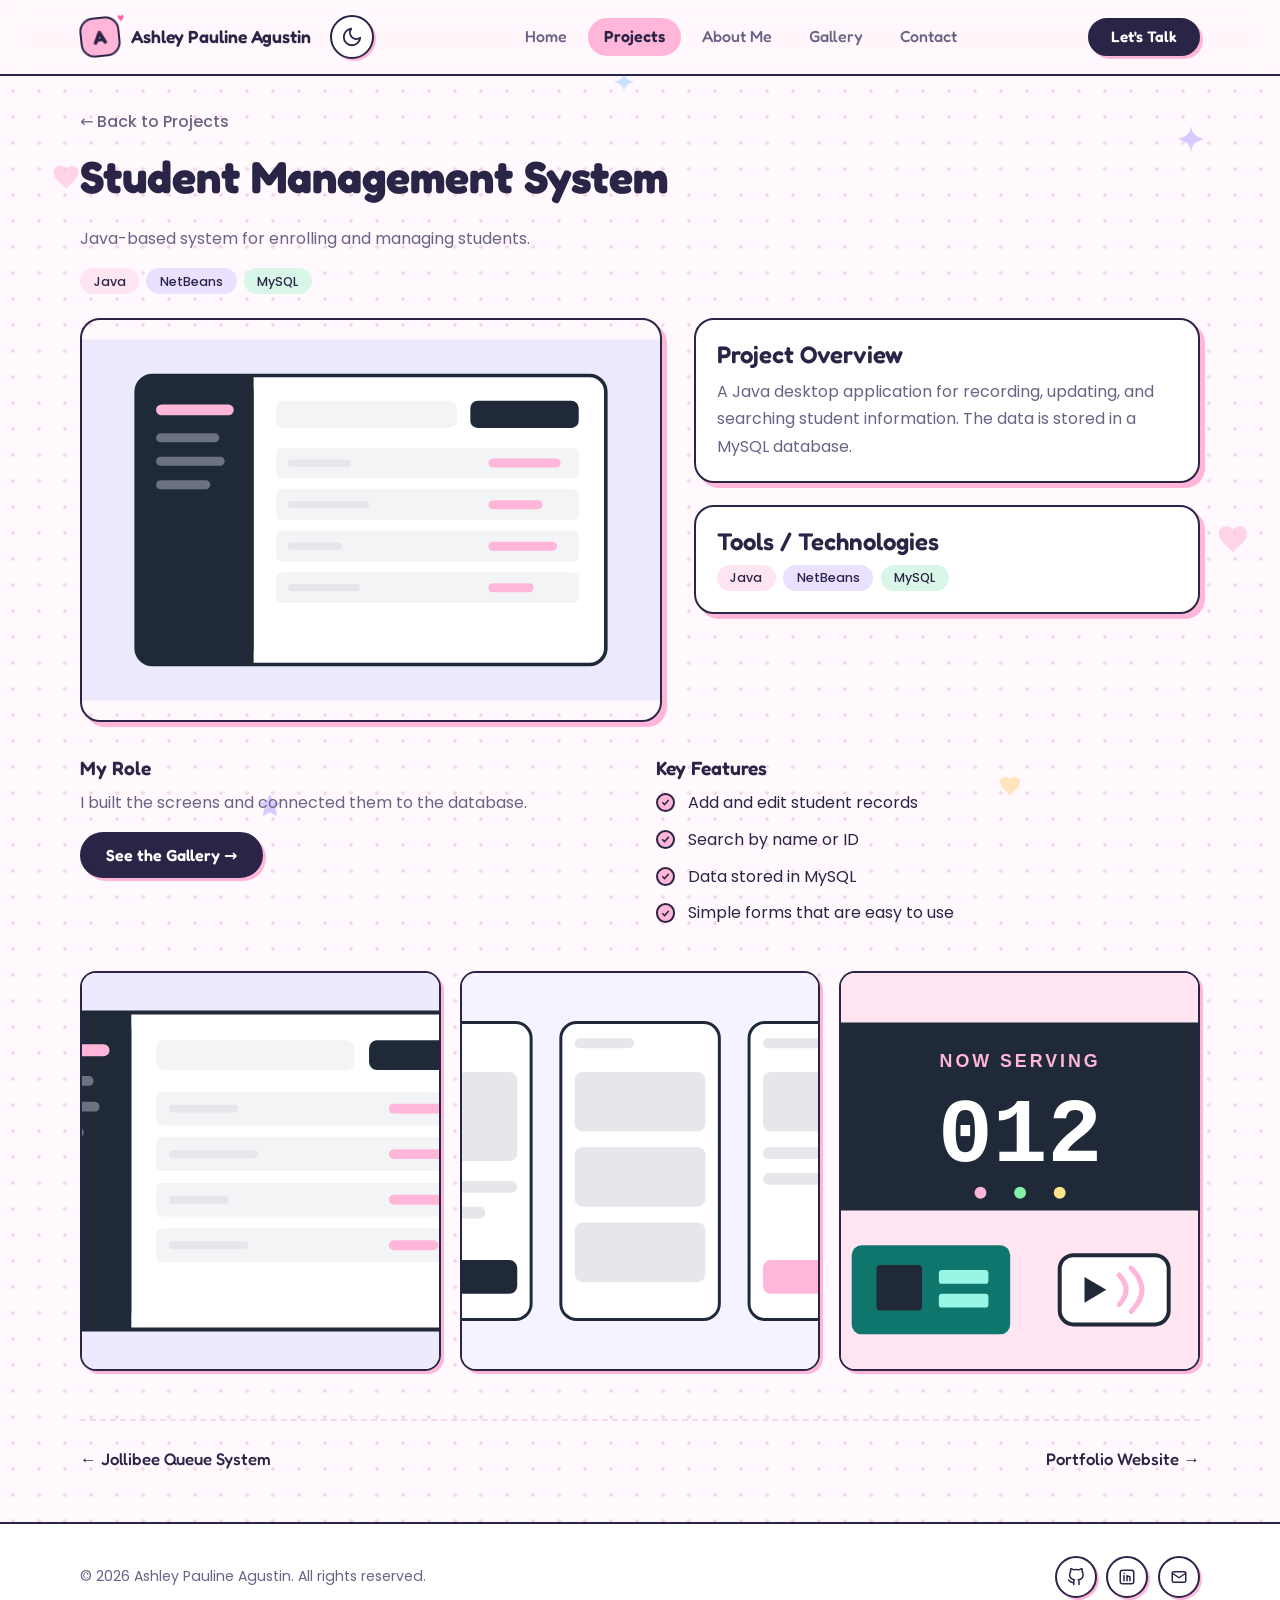
<file: project-student.html>
<!DOCTYPE html>
<html lang="en">
<head>
  <meta charset="UTF-8">
  <meta name="viewport" content="width=device-width, initial-scale=1.0">
  <title>Student Management System | Ashley Pauline Agustin</title>
  <meta name="description" content="Java-based system for enrolling and managing students.">
  <link rel="icon" href="images/favicon.svg" type="image/svg+xml">
  <link rel="preconnect" href="https://fonts.googleapis.com">
  <link rel="preconnect" href="https://fonts.gstatic.com" crossorigin>
  <link rel="stylesheet" href="https://fonts.googleapis.com/css2?family=DM+Mono:wght@500&amp;family=Fredoka:wght@500;600;700&amp;family=Poppins:wght@400;500;600;700&amp;display=swap">
  <link rel="stylesheet" href="style.css">
</head>
<body>
<input type="checkbox" id="theme" class="theme-input" aria-label="Switch between light and dark mode">
<a class="skip-link" href="#main">Skip to content</a>
<div class="bg-floaters" aria-hidden="true">
<svg class="s1" viewBox="0 0 24 24"><path d="M12 21.2l-1.5-1.4C5.4 15.2 2 12.1 2 8.3 2 5.2 4.4 3 7.3 3c1.7 0 3.4.8 4.7 2.1C13.300 3.800 15 3 16.700 3 19.600 3 22 5.200 22 8.300c0 3.800-3.400 6.900-8.500 11.500z"/></svg><svg class="s2" viewBox="0 0 24 24"><path d="M12 0c1 7 3 9 12 12-9 3-11 5-12 12-1-7-3-9-12-12 9-3 11-5 12-12z"/></svg><svg class="s3" viewBox="0 0 24 24"><path d="M12 2l2.9 6.3 6.9.8-5.1 4.700 1.400 6.800L12 17.300 5.900 20.600l1.400-6.800L2.200 9.100l6.900-.8z"/></svg><svg class="s4" viewBox="0 0 24 24"><path d="M12 21.2l-1.5-1.4C5.4 15.2 2 12.1 2 8.3 2 5.2 4.4 3 7.3 3c1.7 0 3.4.8 4.7 2.1C13.300 3.800 15 3 16.700 3 19.600 3 22 5.200 22 8.300c0 3.800-3.400 6.900-8.500 11.500z"/></svg><svg class="s5" viewBox="0 0 24 24"><path d="M12 0c1 7 3 9 12 12-9 3-11 5-12 12-1-7-3-9-12-12 9-3 11-5 12-12z"/></svg><svg class="s6" viewBox="0 0 24 24"><path d="M12 2l2.9 6.3 6.9.8-5.1 4.700 1.400 6.800L12 17.300 5.900 20.600l1.400-6.800L2.200 9.100l6.900-.8z"/></svg><svg class="s7" viewBox="0 0 24 24"><path d="M12 21.2l-1.5-1.4C5.4 15.2 2 12.1 2 8.3 2 5.2 4.4 3 7.3 3c1.7 0 3.4.8 4.7 2.1C13.300 3.800 15 3 16.700 3 19.600 3 22 5.200 22 8.300c0 3.800-3.400 6.900-8.500 11.500z"/></svg></div>
<header class="site-header">
  <div class="container header-inner">
    <a class="brand" href="index.html" aria-label="Ashley Pauline Agustin – home"><span class="brand-mark">A</span><span class="brand-text">Ashley Pauline Agustin</span></a>
    <label for="theme" class="theme-btn" title="Switch light / dark mode">
      <svg class="icon-moon" viewBox="0 0 24 24" aria-hidden="true"><path d="M21 12.8A9 9 0 1 1 11.2 3a7 7 0 0 0 9.8 9.8z"/></svg>
      <svg class="icon-sun" viewBox="0 0 24 24" aria-hidden="true"><circle cx="12" cy="12" r="4"/><path d="M12 2v2M12 20v2M4.9 4.9l1.4 1.4M17.700 17.700l1.400 1.400M2 12h2M20 12h2M4.900 19.100l1.400-1.400M17.700 6.300l1.400-1.400"/></svg>
    </label>
    <input type="checkbox" id="nav-toggle" class="nav-toggle" aria-label="Open or close the menu">
    <label for="nav-toggle" class="nav-burger" aria-hidden="true"><span></span><span></span><span></span></label>
    <nav class="nav" aria-label="Main">
      <ul class="nav-links"><li><a href="index.html">Home</a></li><li><a href="projects.html" aria-current="page">Projects</a></li><li><a href="about.html">About Me</a></li><li><a href="gallery.html">Gallery</a></li><li><a href="contact.html">Contact</a></li></ul>
      <a class="btn btn-dark nav-cta" href="contact.html">Let's Talk</a>
    </nav>
  </div>
</header>
<main id="main">

<div class="container">
  <a class="back-link" href="projects.html">&larr; Back to Projects</a>
  <div class="detail-head">
    <h1>Student Management System</h1>
    <p>Java-based system for enrolling and managing students.</p>
    <ul class="tag-list"><li class="tag">Java</li><li class="tag">NetBeans</li><li class="tag">MySQL</li></ul>
  </div>

  <div class="detail-grid">
    <div class="detail-main"><img src="[data-uri]"" alt="Student management system table interface" width="640" height="400"></div>
    <div class="detail-side">
      <div class="panel"><h2>Project Overview</h2><p style="margin:0;color:var(--muted)">A Java desktop application for recording, updating, and searching student information. The data is stored in a MySQL database.</p></div>
      <div class="panel"><h2>Tools / Technologies</h2><ul class="tag-list"><li class="tag">Java</li><li class="tag">NetBeans</li><li class="tag">MySQL</li></ul></div>
    </div>
  </div>

  <div class="detail-split">
    <div>
      <h2>My Role</h2>
      <p style="color:var(--muted)">I built the screens and connected them to the database.</p>
      <a class="btn btn-dark" href="gallery.html">See the Gallery &rarr;</a>
    </div>
    <div>
      <h2>Key Features</h2>
      <ul class="check-list"><li>Add and edit student records</li><li>Search by name or ID</li><li>Data stored in MySQL</li><li>Simple forms that are easy to use</li></ul>
    </div>
  </div>

  <div class="detail-shots"><img src="[data-uri]"" alt="Student Management System preview 1" width="640" height="400" loading="lazy"><img src="[data-uri]"" alt="Student Management System preview 2" width="640" height="400" loading="lazy"><img src="[data-uri]"" alt="Student Management System preview 3" width="640" height="400" loading="lazy"></div>

  <nav class="next-project" aria-label="More projects">
    <a href="project-queue.html">&larr; Jollibee Queue System</a>
    <a href="project-portfolio.html">Portfolio Website &rarr;</a>
  </nav>
</div>
</main>
<footer class="site-footer">
  <div class="container footer-inner">
    <p>&copy; 2026 Ashley Pauline Agustin. All rights reserved.</p>
    <div class="social">
      <a href="https://github.com/ashleyagustin" aria-label="GitHub" target="_blank" rel="noopener"><svg class="ico" viewBox="0 0 24 24" aria-hidden="true"><path d="M9 19c-5 1.5-5-2.5-7-3m14 6v-3.87a3.37 3.37 0 0 0-.94-2.61c3.14-.35 6.44-1.54 6.44-7A5.44 5.44 0 0 0 20 4.77 5.07 5.07 0 0 0 19.91 1S18.73.65 16 2.48a13.38 13.38 0 0 0-7 0C6.27.65 5.09 1 5.09 1A5.07 5.07 0 0 0 5 4.77a5.44 5.44 0 0 0-1.5 3.78c0 5.42 3.3 6.61 6.44 7A3.37 3.37 0 0 0 9 18.13V22"/></svg></a>
      <a href="https://linkedin.com/in/ashleyagustin" aria-label="LinkedIn" target="_blank" rel="noopener"><svg class="ico" viewBox="0 0 24 24" aria-hidden="true"><rect x="3" y="3" width="18" height="18" rx="3"/><path d="M8 10v7M8 7v.01M12 17v-4a2 2 0 0 1 4 0v4M12 10v7"/></svg></a>
      <a href="mailto:ashleyagustin@gmail.com" aria-label="Email"><svg class="ico" viewBox="0 0 24 24" aria-hidden="true"><rect x="3" y="5" width="18" height="14" rx="2"/><path d="m3 7 9 6 9-6"/></svg></a>
    </div>
  </div>
</footer>
</body>
</html>
</file>
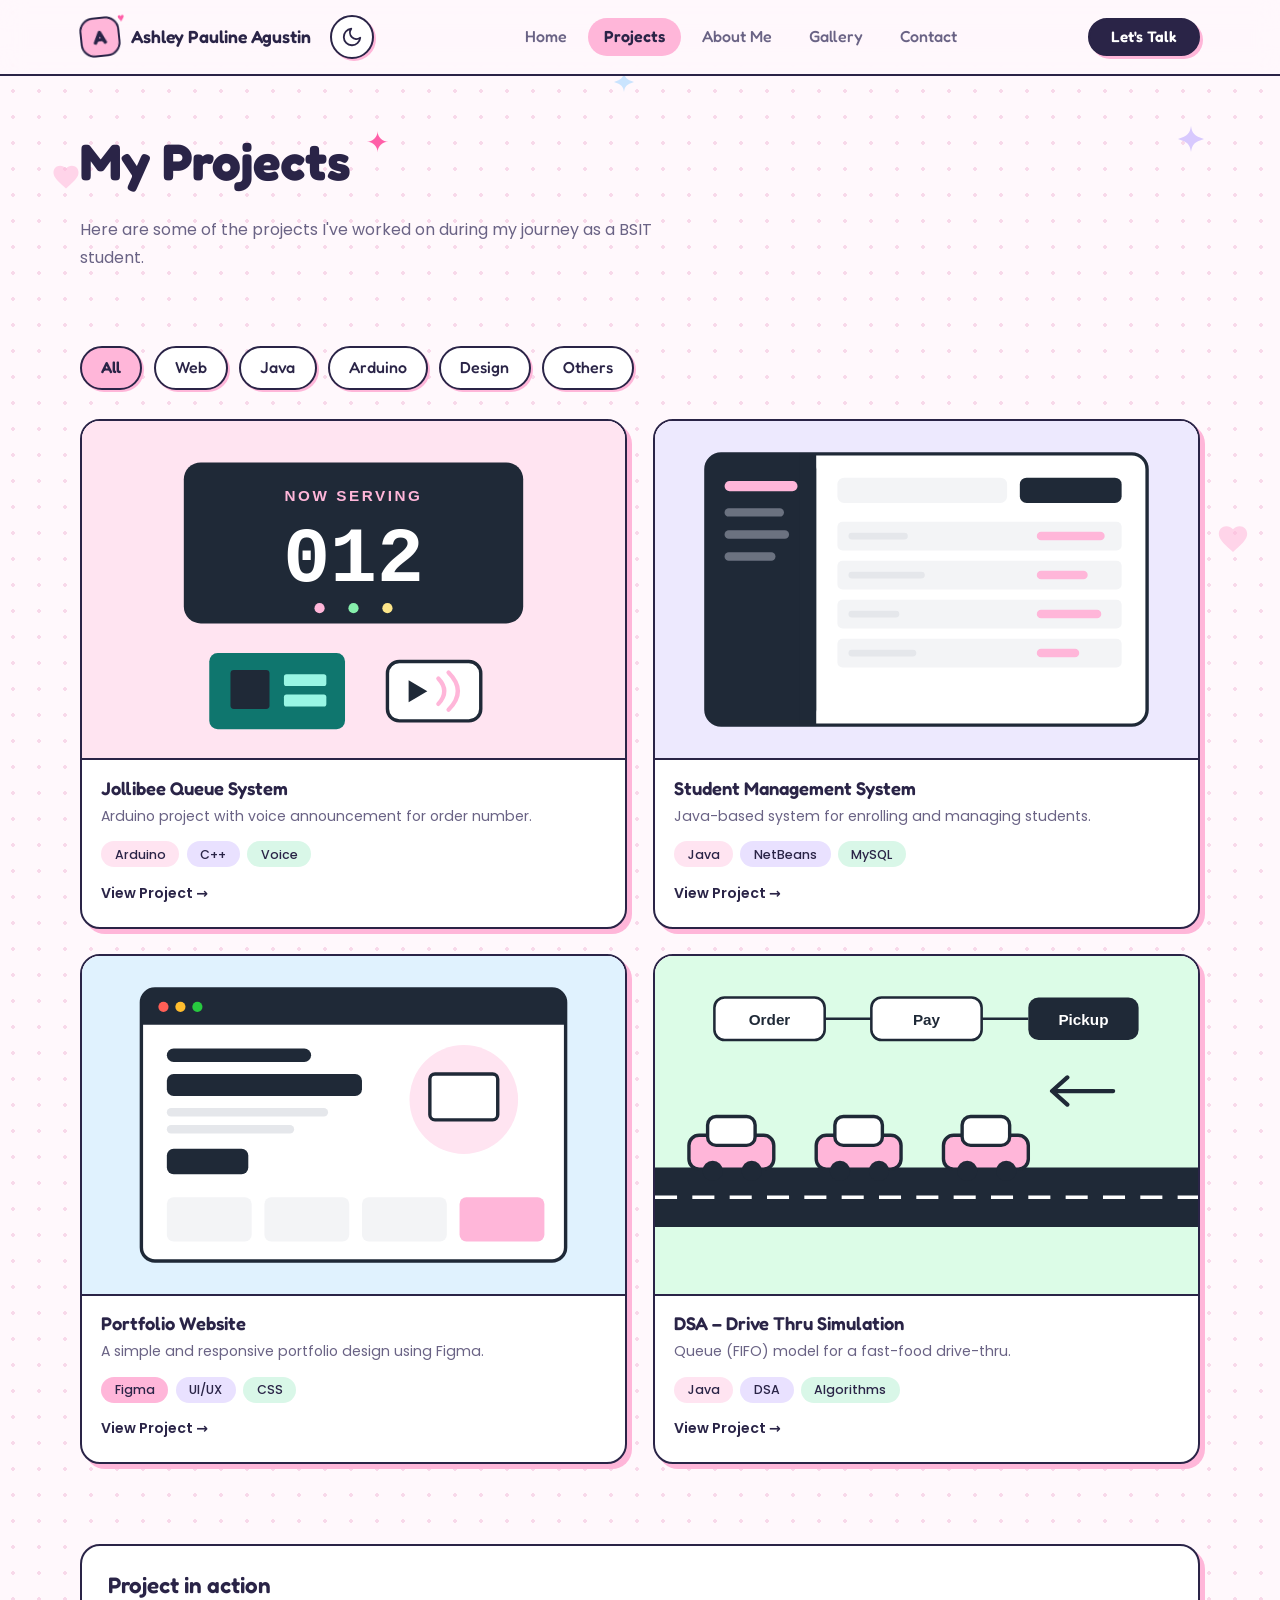
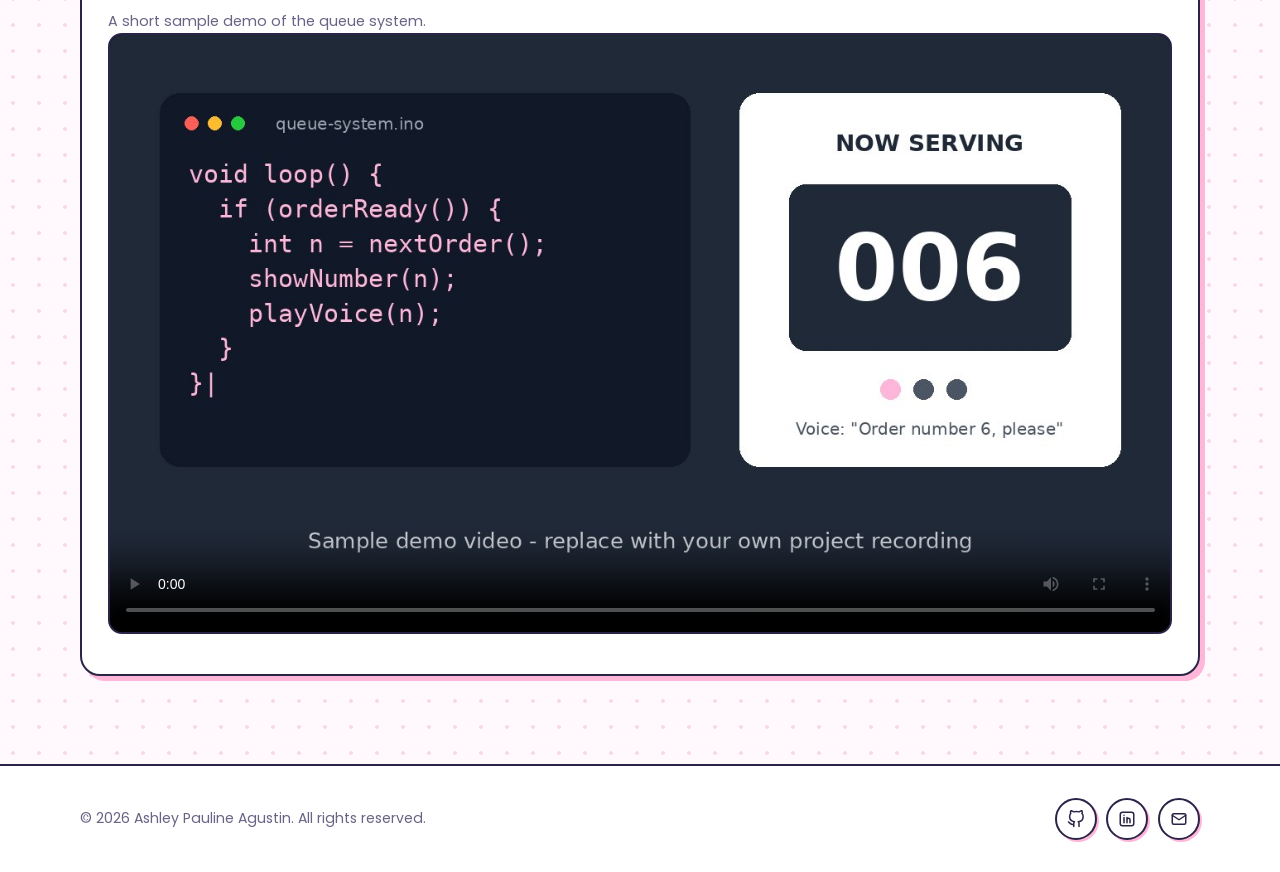
<file: projects.html>
<!DOCTYPE html>
<html lang="en">
<head>
  <meta charset="UTF-8">
  <meta name="viewport" content="width=device-width, initial-scale=1.0">
  <title>Projects | Ashley Pauline Agustin</title>
  <meta name="description" content="School projects by Ashley Pauline Agustin: Arduino, Java, web design, and data structures.">
  <link rel="icon" href="images/favicon.svg" type="image/svg+xml">
  <link rel="preconnect" href="https://fonts.googleapis.com">
  <link rel="preconnect" href="https://fonts.gstatic.com" crossorigin>
  <link rel="stylesheet" href="https://fonts.googleapis.com/css2?family=DM+Mono:wght@500&amp;family=Fredoka:wght@500;600;700&amp;family=Poppins:wght@400;500;600;700&amp;display=swap">
  <link rel="stylesheet" href="style.css">
</head>
<body>
<input type="checkbox" id="theme" class="theme-input" aria-label="Switch between light and dark mode">
<a class="skip-link" href="#main">Skip to content</a>
<div class="bg-floaters" aria-hidden="true">
<svg class="s1" viewBox="0 0 24 24"><path d="M12 21.2l-1.5-1.4C5.4 15.2 2 12.1 2 8.3 2 5.2 4.4 3 7.3 3c1.7 0 3.4.8 4.7 2.1C13.300 3.800 15 3 16.700 3 19.600 3 22 5.200 22 8.300c0 3.800-3.400 6.900-8.500 11.500z"/></svg><svg class="s2" viewBox="0 0 24 24"><path d="M12 0c1 7 3 9 12 12-9 3-11 5-12 12-1-7-3-9-12-12 9-3 11-5 12-12z"/></svg><svg class="s3" viewBox="0 0 24 24"><path d="M12 2l2.9 6.3 6.9.8-5.1 4.700 1.400 6.800L12 17.300 5.900 20.600l1.400-6.800L2.200 9.100l6.900-.8z"/></svg><svg class="s4" viewBox="0 0 24 24"><path d="M12 21.2l-1.5-1.4C5.4 15.2 2 12.1 2 8.3 2 5.2 4.4 3 7.3 3c1.7 0 3.4.8 4.7 2.1C13.300 3.800 15 3 16.700 3 19.600 3 22 5.200 22 8.300c0 3.800-3.400 6.900-8.500 11.500z"/></svg><svg class="s5" viewBox="0 0 24 24"><path d="M12 0c1 7 3 9 12 12-9 3-11 5-12 12-1-7-3-9-12-12 9-3 11-5 12-12z"/></svg><svg class="s6" viewBox="0 0 24 24"><path d="M12 2l2.9 6.3 6.9.8-5.1 4.700 1.400 6.800L12 17.300 5.900 20.600l1.400-6.800L2.200 9.100l6.900-.8z"/></svg><svg class="s7" viewBox="0 0 24 24"><path d="M12 21.2l-1.5-1.4C5.4 15.2 2 12.1 2 8.3 2 5.2 4.4 3 7.3 3c1.7 0 3.4.8 4.7 2.1C13.300 3.800 15 3 16.700 3 19.600 3 22 5.200 22 8.300c0 3.800-3.400 6.900-8.500 11.500z"/></svg></div>
<header class="site-header">
  <div class="container header-inner">
    <a class="brand" href="index.html" aria-label="Ashley Pauline Agustin – home"><span class="brand-mark">A</span><span class="brand-text">Ashley Pauline Agustin</span></a>
    <label for="theme" class="theme-btn" title="Switch light / dark mode">
      <svg class="icon-moon" viewBox="0 0 24 24" aria-hidden="true"><path d="M21 12.8A9 9 0 1 1 11.2 3a7 7 0 0 0 9.8 9.8z"/></svg>
      <svg class="icon-sun" viewBox="0 0 24 24" aria-hidden="true"><circle cx="12" cy="12" r="4"/><path d="M12 2v2M12 20v2M4.9 4.9l1.4 1.4M17.700 17.700l1.400 1.400M2 12h2M20 12h2M4.900 19.100l1.400-1.400M17.700 6.300l1.400-1.400"/></svg>
    </label>
    <input type="checkbox" id="nav-toggle" class="nav-toggle" aria-label="Open or close the menu">
    <label for="nav-toggle" class="nav-burger" aria-hidden="true"><span></span><span></span><span></span></label>
    <nav class="nav" aria-label="Main">
      <ul class="nav-links"><li><a href="index.html">Home</a></li><li><a href="projects.html" aria-current="page">Projects</a></li><li><a href="about.html">About Me</a></li><li><a href="gallery.html">Gallery</a></li><li><a href="contact.html">Contact</a></li></ul>
      <a class="btn btn-dark nav-cta" href="contact.html">Let's Talk</a>
    </nav>
  </div>
</header>
<main id="main">

<section class="page-hero container">
  <h1>My Projects</h1>
  <p>Here are some of the projects I've worked on during my journey as a BSIT student.</p>
</section>

<section class="section container">
  <input class="filter-input" type="radio" name="filter" id="f-all" checked>
  <input class="filter-input" type="radio" name="filter" id="f-web">
  <input class="filter-input" type="radio" name="filter" id="f-java">
  <input class="filter-input" type="radio" name="filter" id="f-arduino">
  <input class="filter-input" type="radio" name="filter" id="f-design">
  <input class="filter-input" type="radio" name="filter" id="f-others">
  <div class="chips" role="group" aria-label="Filter projects">
    <label for="f-all">All</label><label for="f-web">Web</label><label for="f-java">Java</label>
    <label for="f-arduino">Arduino</label><label for="f-design">Design</label><label for="f-others">Others</label>
  </div>
  <div class="project-grid two">
    <article class="project-card arduino">
  <div class="project-thumb"><img src="[data-uri]"" alt="Queue display showing order number 12 with Arduino board and speaker" width="640" height="400" loading="lazy"></div>
  <div class="project-body">
    <h3><a href="images/images/part2.jpg">Jollibee Queue System</a></h3>
    <p>Arduino project with voice announcement for order number.</p>
    <ul class="tag-list"><li class="tag">Arduino</li><li class="tag">C++</li><li class="tag">Voice</li></ul>
    <span class="project-link">View Project &rarr;</span>
  </div>
</article><article class="project-card java">
  <div class="project-thumb"><img src="[data-uri]"" alt="Student management system table interface" width="640" height="400" loading="lazy"></div>
  <div class="project-body">
    <h3><a href="project-student.html">Student Management System</a></h3>
    <p>Java-based system for enrolling and managing students.</p>
    <ul class="tag-list"><li class="tag">Java</li><li class="tag">NetBeans</li><li class="tag">MySQL</li></ul>
    <span class="project-link">View Project &rarr;</span>
  </div>
</article><article class="project-card web design">
  <div class="project-thumb"><img src="[data-uri]"" alt="Portfolio website layout in a browser window" width="640" height="400" loading="lazy"></div>
  <div class="project-body">
    <h3><a href="Screenshot 2026-10-20 085609.png">Portfolio Website</a></h3>
    <p>A simple and responsive portfolio design using Figma.</p>
    <ul class="tag-list"><li class="tag pink">Figma</li><li class="tag">UI/UX</li><li class="tag">CSS</li></ul>
    <span class="project-link">View Project &rarr;</span>
  </div>
</article><article class="project-card java others">
  <div class="project-thumb"><img src="[data-uri]"" alt="Drive-thru queue simulation with cars in line" width="640" height="400" loading="lazy"></div>
  <div class="project-body">
    <h3><a href="images/dsa.jpg">DSA – Drive Thru Simulation</a></h3>
    <p>Queue (FIFO) model for a fast-food drive-thru.</p>
    <ul class="tag-list"><li class="tag">Java</li><li class="tag">DSA</li><li class="tag">Algorithms</li></ul>
    <span class="project-link">View Project &rarr;</span>
  </div>
</article>
  </div>
</section>

<section class="section container">
  <div class="panel media-frame">
    <h2>Project in action</h2>
    <p>A short sample demo of the queue system. 
    <video controls preload="metadata" poster="[data-uri]"" playsinline>
        <source src="[data-uri]"" type="video/mp4">
        Your browser does not support HTML video.
      </video>
  </div>
</section>
</main>
<footer class="site-footer">
  <div class="container footer-inner">
    <p>&copy; 2026 Ashley Pauline Agustin. All rights reserved.</p>
    <div class="social">
      <a href="https://github.com/ashleyagustin" aria-label="GitHub" target="_blank" rel="noopener"><svg class="ico" viewBox="0 0 24 24" aria-hidden="true"><path d="M9 19c-5 1.5-5-2.5-7-3m14 6v-3.87a3.37 3.37 0 0 0-.94-2.61c3.14-.35 6.44-1.54 6.44-7A5.44 5.44 0 0 0 20 4.77 5.07 5.07 0 0 0 19.91 1S18.73.65 16 2.48a13.38 13.38 0 0 0-7 0C6.27.65 5.09 1 5.09 1A5.07 5.07 0 0 0 5 4.77a5.44 5.44 0 0 0-1.5 3.78c0 5.42 3.3 6.61 6.44 7A3.37 3.37 0 0 0 9 18.13V22"/></svg></a>
      <a href="https://linkedin.com/in/ashleyagustin" aria-label="LinkedIn" target="_blank" rel="noopener"><svg class="ico" viewBox="0 0 24 24" aria-hidden="true"><rect x="3" y="3" width="18" height="18" rx="3"/><path d="M8 10v7M8 7v.01M12 17v-4a2 2 0 0 1 4 0v4M12 10v7"/></svg></a>
      <a href="mailto:ashleyagustin@gmail.com" aria-label="Email"><svg class="ico" viewBox="0 0 24 24" aria-hidden="true"><rect x="3" y="5" width="18" height="14" rx="2"/><path d="m3 7 9 6 9-6"/></svg></a>
    </div>
  </div>
</footer>
</body>
</html>
</file>
<file: style.css>
/* ---------- Colors (light) ---------- */
:root {
  --bg: #FFF8FC;
  --card: #FFFFFF;
  --ink: #2A2447;
  --muted: #6A6385;
  --line: #F2DCEA;
  --pink: #FFB6D9;
  --pink-soft: #FFE4F1;
  --on-pink: #2A2447;
  --violet: #7A5AF8;
  --outline: #2A2447;
  --pop: #FFB6D9;
  --dot: #F8D9EA;
  --btn-bg: #2A2447;
  --btn-fg: #FFFFFF;
  --caret: #FF5FA8;
  --hl: #FFB6D9;
  --header-bg: rgba(255, 248, 252, .88);
  --tag-1: #FFE4F1; --tag-2: #E9E1FF; --tag-3: #D9F7E8; --tag-4: #DDF0FF;
  --tag-text: #2A2447;
  --soft-shadow: 0 10px 30px rgba(122, 90, 248, .10);
  --radius: 20px;
}

/* ---------- Colors (dark) ---------- */
@media (prefers-color-scheme: dark) {
  :root {
    --bg: #171227; --card: #241C3D; --ink: #F6EEFF; --muted: #B9ADD6; --line: #3A2F5E;
    --pink-soft: #3A2646; --outline: #C9B8FF; --pop: #7A5AF8; --dot: #241C3D;
    --btn-bg: #FFB6D9; --btn-fg: #2A2447; --caret: #FFB6D9; --hl: rgba(122, 90, 248, .6); --header-bg: rgba(23, 18, 39, .88);
    --tag-1: #4A2A4F; --tag-2: #34296B; --tag-3: #1F4A3A; --tag-4: #1F3A55; --tag-text: #F6EEFF;
    --soft-shadow: 0 10px 30px rgba(0, 0, 0, .35);
  }
}
:root:has(#theme:checked) {
  --bg: #171227; --card: #241C3D; --ink: #F6EEFF; --muted: #B9ADD6; --line: #3A2F5E;
  --pink-soft: #3A2646; --outline: #C9B8FF; --pop: #7A5AF8; --dot: #241C3D;
  --btn-bg: #FFB6D9; --btn-fg: #2A2447; --caret: #FFB6D9; --hl: rgba(122, 90, 248, .6); --header-bg: rgba(23, 18, 39, .88);
  --tag-1: #4A2A4F; --tag-2: #34296B; --tag-3: #1F4A3A; --tag-4: #1F3A55; --tag-text: #F6EEFF;
  --soft-shadow: 0 10px 30px rgba(0, 0, 0, .35);
}
@media (prefers-color-scheme: dark) {
  :root:has(#theme:checked) {
    --bg: #FFF8FC; --card: #FFFFFF; --ink: #2A2447; --muted: #6A6385; --line: #F2DCEA;
    --pink-soft: #FFE4F1; --outline: #2A2447; --pop: #FFB6D9; --dot: #F8D9EA;
    --btn-bg: #2A2447; --btn-fg: #FFFFFF; --caret: #FF5FA8; --hl: #FFB6D9; --header-bg: rgba(255, 248, 252, .88);
    --tag-1: #FFE4F1; --tag-2: #E9E1FF; --tag-3: #D9F7E8; --tag-4: #DDF0FF; --tag-text: #2A2447;
    --soft-shadow: 0 10px 30px rgba(122, 90, 248, .10);
  }
}

/* ---------- Base ---------- */
*, *::before, *::after { box-sizing: border-box; }
html { scroll-behavior: smooth; scroll-padding-top: 96px; }

body {
  margin: 0;
  font-family: 'Poppins', system-ui, -apple-system, 'Segoe UI', Roboto, sans-serif;
  font-size: 1rem; line-height: 1.7; color: var(--ink);
  background-color: var(--bg);
  background-image: radial-gradient(var(--dot) 1.6px, transparent 1.6px);
  background-size: 26px 26px;
  transition: background-color .3s, color .3s;
}

img, video, audio { max-width: 100%; display: block; }
a { color: inherit; }
h1, h2, h3, .brand-text, .btn, .nav-links a, .chips label {
  font-family: 'Fredoka', 'Poppins', system-ui, sans-serif;
}
h1, h2, h3 { line-height: 1.15; margin: 0 0 .5em; font-weight: 600; }
p { margin: 0 0 1em; }
ul { margin: 0; padding: 0; list-style: none; }
code { background: var(--pink-soft); padding: .1rem .4rem; border-radius: 6px; font-size: .88em; }

:focus-visible { outline: 3px solid var(--violet); outline-offset: 3px; border-radius: 8px; }

.container { width: min(1120px, 100% - 3rem); margin-inline: auto; }
.theme-input { position: absolute; opacity: 0; width: 1px; height: 1px; }

main, .site-header, .site-footer { position: relative; z-index: 1; }

.skip-link {
  position: absolute; left: -999px; top: 0; z-index: 300;
  background: var(--btn-bg); color: var(--btn-fg); padding: .6rem 1rem; border-radius: 10px;
}
.skip-link:focus { left: 1rem; top: 1rem; }

/* ---------- Floating background shapes ---------- */
.bg-floaters { position: fixed; inset: 0; z-index: 0; overflow: hidden; pointer-events: none; }
.bg-floaters svg { position: absolute; fill: currentColor; opacity: .55; animation: drift 9s ease-in-out infinite; }
.s1 { left: 4%;  top: 18%; width: 30px; color: var(--pink); }
.s2 { left: 92%; top: 14%; width: 26px; color: #B9A3FF; animation-delay: -2s !important; animation-duration: 11s !important; }
.s3 { left: 8%;  top: 62%; width: 22px; color: #9BE7C4; animation-delay: -4s !important; }
.s4 { left: 95%; top: 58%; width: 34px; color: var(--pink); animation-delay: -1s !important; animation-duration: 12s !important; }
.s5 { left: 48%; top: 8%;  width: 20px; color: #9FD3FF; animation-delay: -6s !important; }
.s6 { left: 20%; top: 88%; width: 28px; color: #B9A3FF; animation-delay: -3s !important; animation-duration: 10s !important; }
.s7 { left: 78%; top: 86%; width: 24px; color: #FFD58A; animation-delay: -5s !important; }

@keyframes drift {
  0%, 100% { transform: translate(0, 0) rotate(0deg) scale(1); }
  50% { transform: translate(14px, -26px) rotate(14deg) scale(1.12); }
}
@keyframes float {
  0%, 100% { transform: translateY(0) rotate(var(--tilt, 0deg)); }
  50% { transform: translateY(-14px) rotate(var(--tilt, 0deg)); }
}
@keyframes wave {
  0%, 60%, 100% { transform: rotate(0); }
  10%, 30% { transform: rotate(16deg); }
  20%, 40% { transform: rotate(-10deg); }
}
@keyframes blink { 50% { border-right-color: transparent; } }

/* ---------- Buttons & tags ---------- */
.btn {
  display: inline-flex; align-items: center; gap: .5rem;
  padding: .7rem 1.5rem; border-radius: 999px;
  font-size: 1rem; font-weight: 600; line-height: 1.2; text-decoration: none; cursor: pointer;
  border: 2px solid var(--outline);
  box-shadow: 3px 3px 0 var(--pop);
  transition: transform .15s, box-shadow .15s, background .2s;
}
.btn:hover { transform: translate(-2px, -2px); box-shadow: 5px 5px 0 var(--pop); }
.btn:active { transform: translate(2px, 2px); box-shadow: 1px 1px 0 var(--pop); }
.btn-dark { background: var(--btn-bg); color: var(--btn-fg); }
.btn-outline { background: var(--card); color: var(--ink); }

.tag-list { display: flex; flex-wrap: wrap; gap: .45rem; padding: 0; }
.tag {
  display: inline-block; padding: .15rem .85rem; border-radius: 999px;
  background: var(--tag-1); color: var(--tag-text); font-size: .78rem; font-weight: 500;
}
.tag:nth-child(4n+2) { background: var(--tag-2); }
.tag:nth-child(4n+3) { background: var(--tag-3); }
.tag:nth-child(4n+4) { background: var(--tag-4); }
.tag.pink { background: var(--pink); color: var(--on-pink); }

/* ---------- Header ---------- */
.site-header {
  position: sticky; top: 0; z-index: 50;
  background: var(--header-bg); backdrop-filter: blur(12px);
  border-bottom: 2px solid var(--outline);
}
.header-inner { position: relative; display: flex; align-items: center; gap: 1.2rem; min-height: 74px; }

.brand { display: flex; align-items: center; gap: .7rem; text-decoration: none; font-weight: 600; }
.brand-mark {
  position: relative; display: grid; place-items: center; width: 40px; height: 40px;
  border-radius: 14px; background: var(--pink); color: var(--on-pink);
  border: 2px solid var(--outline); font-family: 'Fredoka', sans-serif; font-weight: 700; font-size: 1.2rem;
  transform: rotate(-6deg);
}
.brand-mark::after { content: "\2665"; position: absolute; top: -9px; right: -8px; font-size: .75rem; color: var(--caret); }
.brand-text { font-size: 1.1rem; white-space: nowrap; }

.nav { flex: 1; display: flex; align-items: center; }
.nav-links { display: flex; gap: .3rem; margin: 0 auto; }
.nav-links a {
  display: inline-block; padding: .35rem 1rem; border-radius: 999px;
  text-decoration: none; font-size: 1rem; font-weight: 500; color: var(--muted);
  transition: background .2s, color .2s, transform .2s;
}
.nav-links a:hover { background: var(--pink-soft); color: var(--ink); transform: translateY(-2px); }
.nav-links a[aria-current="page"] { background: var(--pink); color: var(--on-pink); font-weight: 600; }
.nav-cta { padding: .5rem 1.3rem; font-size: .95rem; }

/* Theme toggle (checkbox + label, CSS only) */
.theme-btn {
  display: grid; place-items: center; width: 44px; height: 44px; cursor: pointer;
  border-radius: 50%; background: var(--card); border: 2px solid var(--outline);
  box-shadow: 2px 2px 0 var(--pop); transition: transform .2s;
}
.theme-btn:hover { transform: rotate(18deg) scale(1.06); }
.theme-btn svg { width: 22px; height: 22px; fill: none; stroke: var(--ink); stroke-width: 2; stroke-linecap: round; stroke-linejoin: round; }
.theme-btn .icon-sun { display: none; }
:root:has(#theme:checked) .theme-btn .icon-moon { display: none; }
:root:has(#theme:checked) .theme-btn .icon-sun { display: block; }
@media (prefers-color-scheme: dark) {
  .theme-btn .icon-moon { display: none; }
  .theme-btn .icon-sun { display: block; }
  :root:has(#theme:checked) .theme-btn .icon-moon { display: block; }
  :root:has(#theme:checked) .theme-btn .icon-sun { display: none; }
}
body:has(#theme:focus-visible) .theme-btn { outline: 3px solid var(--violet); outline-offset: 3px; }

.nav-toggle, .nav-burger { display: none; }

/* ---------- Hero ---------- */
.hero { padding: 4rem 0 3rem; }
.hero-grid { display: grid; grid-template-columns: 1.1fr .9fr; gap: 3rem; align-items: center; }
.hero-hello { font-size: 1.3rem; font-weight: 500; margin: 0 0 .2rem; }
.wave { display: inline-block; transform-origin: 70% 80%; animation: wave 2.6s ease-in-out infinite; }
.hero h1 { font-size: clamp(2.5rem, 6vw, 4rem); font-weight: 700; letter-spacing: -.01em; margin-bottom: .5rem; }
.hero h1 .name {
  background: none;
  -webkit-box-decoration-break: clone;
  box-decoration-break: clone;
  padding: 0 .1em;
}
.hero-text { max-width: 44ch; color: var(--muted); margin: 1rem 0 1.8rem; }
.hero-buttons { display: flex; flex-wrap: wrap; gap: .9rem; }

/* Typing effect with blinking cursor */
.hero-role { position: relative; height: 2.2rem; margin: 0; font-family: 'DM Mono', ui-monospace, 'Courier New', monospace; font-size: 1.2rem; font-weight: 500; }
.typed {
  position: absolute; left: 0; top: 0; overflow: hidden; white-space: nowrap;
  border-right: 3px solid var(--caret); padding-right: 2px; line-height: 2.2rem;
}
.typed.t1 { width: 12ch; animation: type1 12s steps(12, end) infinite, blink .8s step-end infinite; }
.typed.t2 { width: 22ch; animation: type2 12s steps(22, end) infinite, blink .8s step-end infinite; }
.typed.t3 { width: 15ch; animation: type3 12s steps(15, end) infinite, blink .8s step-end infinite; }
@keyframes type1 { 0% { width: 0; } 6% { width: 12ch; } 26% { width: 12ch; } 31% { width: 0; } 100% { width: 0; } }
@keyframes type2 { 0%, 33% { width: 0; } 40% { width: 22ch; } 59% { width: 22ch; } 65% { width: 0; } 100% { width: 0; } }
@keyframes type3 { 0%, 66% { width: 0; } 72% { width: 15ch; } 92% { width: 15ch; } 97% { width: 0; } 100% { width: 0; } }

.hero-art { position: relative; padding: 1rem; }
.hero-art > img { width: 100%; max-width: 480px; margin-inline: auto; animation: float 6s ease-in-out infinite; }
.badge-float {
  position: absolute; display: grid; gap: .1rem; padding: .6rem 1rem;
  background: var(--card); border: 2px solid var(--outline); border-radius: 16px; box-shadow: 3px 3px 0 var(--pop);
  font-size: .78rem; animation: float 5s ease-in-out infinite;
}
.badge-float span { color: var(--muted); }
.badge-float strong { font-family: 'Fredoka', sans-serif; font-size: 1rem; }
.badge-a { --tilt: -4deg; left: -2%; top: 8%; }
.badge-b { --tilt: 4deg; right: -2%; bottom: 8%; animation-delay: -2.5s; animation-duration: 6s; }

/* ---------- Sections ---------- */
.section { padding: 2.5rem 0; }
.section-head { display: flex; align-items: baseline; justify-content: space-between; gap: 1rem; margin-bottom: 1.4rem; }
.section-head h2 { font-size: 1.7rem; margin: 0; }
.section-head a { font-size: .95rem; font-weight: 600; text-decoration: none; }
.section-head a:hover { text-decoration: underline wavy var(--caret); text-underline-offset: 5px; }

.panel {
  background: var(--card); border: 2px solid var(--outline);
  border-radius: var(--radius); padding: 1.6rem; box-shadow: 5px 5px 0 var(--pop);
}

.page-hero { padding: 3.5rem 0 1.2rem; }
.page-hero h1 { display: inline-block; position: relative; font-size: clamp(2.2rem, 5vw, 3.2rem); font-weight: 700; }
.page-hero h1::after {
  content: "\2726"; position: absolute; right: -1.4em; top: -.2em; font-size: .55em;
  color: var(--caret); animation: float 4s ease-in-out infinite;
}
.page-hero p { color: var(--muted); max-width: 60ch; }

/* ---------- Project cards ---------- */
.project-grid { display: grid; gap: 1.6rem; }
.project-grid.four { grid-template-columns: repeat(4, 1fr); }
.project-grid.two { grid-template-columns: repeat(2, 1fr); }

.project-card {
  position: relative; overflow: hidden;
  background: var(--card); border: 2px solid var(--outline);
  border-radius: var(--radius); box-shadow: 5px 5px 0 var(--pop);
  transition: transform .2s, box-shadow .2s;
}
.project-card:hover, .project-card:focus-within { transform: translate(-3px, -5px) rotate(-.6deg); box-shadow: 9px 11px 0 var(--pop); }
.project-thumb { overflow: hidden; aspect-ratio: 16 / 10; border-bottom: 2px solid var(--outline); background: var(--line); }
.project-thumb img { width: 100%; height: 100%; object-fit: cover; transition: transform .4s; }
.project-card:hover .project-thumb img { transform: scale(1.07); }
.project-body { padding: 1.1rem 1.2rem 1.3rem; }
.project-body h3 { font-size: 1.15rem; margin-bottom: .35rem; }
.project-body h3 a { text-decoration: none; }
.project-body h3 a::after { content: ""; position: absolute; inset: 0; }
.project-body p { color: var(--muted); font-size: .88rem; margin-bottom: .8rem; }
.project-link { display: inline-block; margin-top: .9rem; font-size: .88rem; font-weight: 600; }

.project-grid.four .project-body { padding: .9rem 1rem 1.1rem; }
.project-grid.four .project-body h3 { font-size: 1rem; }
.project-grid.four .project-body p { font-size: .8rem; }

/* ---------- Filters (CSS only, radio buttons) ---------- */
.filter-input { position: absolute; opacity: 0; pointer-events: none; }
.chips { display: flex; flex-wrap: wrap; gap: .7rem; margin-bottom: 1.8rem; }
.chips label {
  cursor: pointer; padding: .4rem 1.2rem; border-radius: 999px;
  background: var(--card); border: 2px solid var(--outline); box-shadow: 2px 2px 0 var(--pop);
  font-size: 1rem; font-weight: 500; transition: transform .15s, background .2s, color .2s;
}
.chips label:hover { transform: translateY(-2px); }
#f-all:checked ~ .chips label[for="f-all"],
#f-web:checked ~ .chips label[for="f-web"],
#f-java:checked ~ .chips label[for="f-java"],
#f-arduino:checked ~ .chips label[for="f-arduino"],
#f-design:checked ~ .chips label[for="f-design"],
#f-others:checked ~ .chips label[for="f-others"] { background: var(--pink); color: var(--on-pink); font-weight: 600; }
#f-all:focus-visible ~ .chips label[for="f-all"],
#f-web:focus-visible ~ .chips label[for="f-web"],
#f-java:focus-visible ~ .chips label[for="f-java"],
#f-arduino:focus-visible ~ .chips label[for="f-arduino"],
#f-design:focus-visible ~ .chips label[for="f-design"],
#f-others:focus-visible ~ .chips label[for="f-others"] { outline: 3px solid var(--violet); outline-offset: 3px; }
#f-web:checked ~ .project-grid .project-card:not(.web),
#f-java:checked ~ .project-grid .project-card:not(.java),
#f-arduino:checked ~ .project-grid .project-card:not(.arduino),
#f-design:checked ~ .project-grid .project-card:not(.design),
#f-others:checked ~ .project-grid .project-card:not(.others) { display: none; }

/* ---------- Quote ---------- */
.quote {
  position: relative; margin: 0; text-align: center; padding: 2.6rem 1.5rem 2.2rem;
  background: var(--pink-soft); border: 2px dashed var(--outline); border-radius: 28px;
}
.quote p { max-width: 36ch; margin: 0 auto; font-family: 'Fredoka', sans-serif; font-size: 1.5rem; font-weight: 500; }
.quote::before { content: "\201C"; display: block; font-family: 'Fredoka', sans-serif; font-size: 3.4rem; line-height: .6; color: var(--caret); }
.quote img { position: absolute; right: 2rem; top: -42px; width: 84px; animation: float 5s ease-in-out infinite; }

/* ---------- Project detail ---------- */
.back-link { display: inline-block; margin: 2rem 0 1rem; font-weight: 500; color: var(--muted); text-decoration: none; }
.back-link:hover { color: var(--ink); text-decoration: underline wavy var(--caret); text-underline-offset: 5px; }
.detail-head h1 { font-size: clamp(2rem, 4.5vw, 2.8rem); font-weight: 700; }
.detail-head > p { color: var(--muted); }
.detail-grid { display: grid; grid-template-columns: 1.15fr 1fr; gap: 2rem; align-items: start; margin-top: 1.5rem; }
.detail-main { border-radius: var(--radius); overflow: hidden; border: 2px solid var(--outline); box-shadow: 5px 5px 0 var(--pop); }
.detail-main img { width: 100%; }
.detail-side h2 { font-size: 1.2rem; margin-bottom: .6rem; }
.detail-side .panel { margin-bottom: 1.4rem; padding: 1.3rem; }
.detail-split { display: grid; grid-template-columns: 1fr 1fr; gap: 2rem; margin-top: 2.2rem; }
.detail-split h2 { font-size: 1.2rem; }
.check-list li { position: relative; padding-left: 2rem; margin-bottom: .6rem; }
.check-list li::before {
  content: ""; position: absolute; left: 0; top: .25em; width: 1.2rem; height: 1.2rem; border-radius: 50%;
  border: 2px solid var(--outline);
  background: var(--pink) url("data:image/svg+xml,%3Csvg xmlns='http://www.w3.org/2000/svg' viewBox='0 0 24 24' fill='none' stroke='%232A2447' stroke-width='3.5' stroke-linecap='round' stroke-linejoin='round'%3E%3Cpath d='M6 12.5l4 4 8-9'/%3E%3C/svg%3E") center / 70% no-repeat;
}
.detail-shots { display: grid; grid-template-columns: repeat(3, 1fr); gap: 1.2rem; margin-top: 2.2rem; }
.detail-shots img { border-radius: 16px; border: 2px solid var(--outline); box-shadow: 3px 3px 0 var(--pop); aspect-ratio: 16 / 10; object-fit: cover; width: 100%; }
.next-project { display: flex; justify-content: space-between; gap: 1rem; margin-top: 3rem; padding-top: 1.5rem; border-top: 2px dashed var(--line); font-family: 'Fredoka', sans-serif; font-size: 1.05rem; font-weight: 500; }
.next-project a { text-decoration: none; }
.next-project a:hover { text-decoration: underline wavy var(--caret); text-underline-offset: 5px; }

/* ---------- About ---------- */
.about-grid { display: grid; grid-template-columns: 270px 1fr; gap: 3rem; align-items: center; }
.about-photo { position: relative; justify-self: center; }
.about-photo img { width: 100%; max-width: 260px; border-radius: 50%; border: 3px solid var(--outline); box-shadow: 6px 6px 0 var(--pop); animation: float 7s ease-in-out infinite; }
.about-photo::after { content: "\2726"; position: absolute; right: -4px; top: 6px; font-size: 1.8rem; color: var(--caret); animation: float 3.5s ease-in-out infinite; }
.about-body h2 { font-size: 2rem; }
.fact-list { margin-top: 1.2rem; display: grid; gap: .8rem; }
.fact-list li { display: flex; align-items: center; gap: .8rem; }
.icon-dot {
  flex: none; display: grid; place-items: center; width: 36px; height: 36px;
  border-radius: 50%; background: var(--pink-soft); border: 2px solid var(--outline);
}
.icon-dot svg { width: 18px; height: 18px; }
.ico { fill: none; stroke: var(--ink); stroke-width: 2; stroke-linecap: round; stroke-linejoin: round; }

.panel > h2 { font-size: 1.5rem; }
.skills { display: grid; grid-template-columns: repeat(7, 1fr); gap: 1rem; text-align: center; margin-top: 1rem; }
.skills li { display: grid; justify-items: center; gap: .5rem; font-size: .88rem; font-weight: 500; }
.skill-badge {
  display: grid; place-items: center; width: 58px; height: 58px; border-radius: 18px;
  background: var(--bg); border: 2px solid var(--outline); font-family: 'Fredoka', sans-serif; font-weight: 600; font-size: 1.05rem;
  transition: background .2s, transform .2s;
}
.skills li:hover .skill-badge { background: var(--pink); color: var(--on-pink); transform: translateY(-5px) rotate(-6deg); }

.interest-row { display: flex; align-items: center; justify-content: space-between; gap: 1.5rem; flex-wrap: wrap; }
.interest-row .tag { font-size: .9rem; padding: .3rem 1rem; }
.interest-row .mascot { width: 110px; animation: float 5s ease-in-out infinite; }

/* ---------- Gallery ---------- */
.gallery-grid { display: grid; grid-template-columns: repeat(3, 1fr); gap: 1.6rem; }
.gallery-item { margin: 0; }
.gallery-item:nth-child(3n+1) { --tilt: -1deg; }
.gallery-item:nth-child(3n+3) { --tilt: 1deg; }
.gallery-item a {
  display: block; overflow: hidden; border-radius: var(--radius); border: 2px solid var(--outline); box-shadow: 5px 5px 0 var(--pop);
  transition: transform .2s, box-shadow .2s;
}
.gallery-item a:hover, .gallery-item a:focus-visible { transform: translate(-3px, -4px) rotate(var(--tilt, 0deg)); box-shadow: 8px 9px 0 var(--pop); }
.gallery-item img { width: 100%; aspect-ratio: 16 / 10; object-fit: cover; }
.gallery-item figcaption { padding: .7rem .2rem 0; font-size: .9rem; color: var(--muted); text-align: center; }

.lightbox {
  display: none; position: fixed; inset: 0; z-index: 200;
  align-items: center; justify-content: center; padding: 2rem;
  background: rgba(23, 18, 39, .9);
}
.lightbox:target { display: flex; }
.lightbox img { max-height: 85vh; width: auto; max-width: 100%; border-radius: 18px; border: 3px solid #fff; background: #fff; }
.lightbox .lb-close {
  position: absolute; top: 1rem; right: 1.2rem; width: 46px; height: 46px;
  display: grid; place-items: center; border-radius: 50%;
  background: var(--pink); color: #2A2447; font-size: 1.7rem; text-decoration: none; border: 2px solid #2A2447;
}

.media-grid { display: grid; grid-template-columns: 2fr 1fr; gap: 1.6rem; align-items: start; }
.media-frame video { width: 100%; border-radius: 14px; border: 2px solid var(--outline); background: #000; }
.media-frame audio { width: 100%; margin-top: .8rem; }
.media-frame h2 { font-size: 1.4rem; }
.media-frame p { color: var(--muted); font-size: .9rem; }

/* ---------- Contact ---------- */
.contact-grid { display: grid; grid-template-columns: 1fr 1.2fr; gap: 2.5rem; align-items: start; }
.contact-list { display: grid; gap: 1rem; margin-top: 1.5rem; }
.contact-list li { display: flex; align-items: center; gap: .9rem; }
.contact-list a { text-decoration: none; word-break: break-word; }
.contact-list a:hover { text-decoration: underline wavy var(--caret); text-underline-offset: 5px; }

.contact-form label { display: block; margin: 0 0 .3rem; font-size: .9rem; font-weight: 600; }
.contact-form input, .contact-form textarea {
  width: 100%; margin-bottom: 1rem; padding: .75rem 1rem;
  font: inherit; color: var(--ink);
  background: var(--bg); border: 2px solid var(--outline); border-radius: 14px;
  transition: box-shadow .2s;
}
.contact-form input::placeholder, .contact-form textarea::placeholder { color: var(--muted); opacity: .8; }
.contact-form input:focus, .contact-form textarea:focus { outline: none; box-shadow: 3px 3px 0 var(--pop), 0 0 0 3px var(--violet); }
.contact-form textarea { resize: vertical; min-height: 140px; }
.contact-form .btn { width: 100%; justify-content: center; }
.form-note { margin: .9rem 0 0; font-size: .8rem; color: var(--muted); }

.thanks {
  display: flex; align-items: center; justify-content: center; gap: 1.2rem; flex-wrap: wrap;
  margin-top: 2.5rem; padding: 1.2rem 1.5rem; text-align: center;
  background: var(--pink-soft); border: 2px dashed var(--outline); border-radius: 28px;
}
.thanks img { width: 82px; animation: float 4.5s ease-in-out infinite; }
.thanks p { margin: 0; }

/* ---------- Footer ---------- */
.site-footer { margin-top: 3rem; padding: 2rem 0; background: var(--card); border-top: 2px solid var(--outline); }
.footer-inner { display: flex; align-items: center; justify-content: space-between; gap: 1rem; flex-wrap: wrap; }
.footer-inner p { margin: 0; font-size: .88rem; color: var(--muted); }
.social { display: flex; gap: .6rem; }
.social a {
  display: grid; place-items: center; width: 42px; height: 42px; border-radius: 50%;
  border: 2px solid var(--outline); box-shadow: 2px 2px 0 var(--pop); background: var(--card);
  transition: transform .2s, background .2s;
}
.social a:hover { background: var(--pink); transform: translateY(-3px) rotate(-8deg); }
.social a:hover .ico { stroke: var(--on-pink); }
.social svg { width: 18px; height: 18px; }

/* =========================================================
   Responsive
   ========================================================= */

/* Tablet */
@media (max-width: 1024px) {
  .project-grid.four { grid-template-columns: repeat(2, 1fr); }
  .gallery-grid { grid-template-columns: repeat(2, 1fr); }
  .skills { grid-template-columns: repeat(4, 1fr); row-gap: 1.4rem; }
  .media-grid { grid-template-columns: 1fr; }
}

/* Collapse navigation */
@media (max-width: 900px) {
  .brand { margin-right: auto; }
  .theme-btn { order: 2; }
  .nav-burger { order: 3; }
  .nav-toggle {
    display: block; position: absolute; right: 0; top: 15px; width: 44px; height: 44px;
    margin: 0; opacity: 0; cursor: pointer; z-index: 2;
  }
  .nav-burger {
    display: grid; align-content: center; justify-items: center; gap: 5px;
    width: 44px; height: 44px; border-radius: 14px; border: 2px solid var(--outline); background: var(--card);
  }
  .nav-burger span { display: block; width: 20px; height: 2px; background: var(--ink); border-radius: 2px; transition: transform .25s, opacity .25s; }
  .nav-toggle:focus-visible + .nav-burger { outline: 3px solid var(--violet); outline-offset: 3px; }
  .nav-toggle:checked + .nav-burger span:nth-child(1) { transform: translateY(7px) rotate(45deg); }
  .nav-toggle:checked + .nav-burger span:nth-child(2) { opacity: 0; }
  .nav-toggle:checked + .nav-burger span:nth-child(3) { transform: translateY(-7px) rotate(-45deg); }

  .nav {
    display: none; position: absolute; top: 100%; left: -1.5rem; right: -1.5rem; order: 4;
    flex-direction: column; align-items: stretch; gap: 1rem; padding: 1rem 1.5rem 1.5rem;
    background: var(--card); border-bottom: 2px solid var(--outline);
  }
  .nav-toggle:checked ~ .nav { display: flex; }
  .nav-links { flex-direction: column; gap: .2rem; margin: 0; }
  .nav-links a { display: block; padding: .7rem 1rem; }
  .nav-cta { justify-content: center; }

  .hero-grid { grid-template-columns: 1fr; text-align: center; }
  .hero-role { margin-inline: auto; width: 22ch; max-width: 100%; }
  .hero-text { margin-inline: auto; }
  .hero-buttons { justify-content: center; }
  .hero-art { order: -1; }
  .hero-art > img { max-width: 340px; }
  .hero h1 .name { display: inline; }

  .detail-grid, .detail-split, .contact-grid { grid-template-columns: 1fr; }
  .about-grid { grid-template-columns: 1fr; text-align: center; justify-items: center; }
  .fact-list { text-align: left; }
}

/* Mobile */
@media (max-width: 640px) {
  .container { width: min(1120px, 100% - 2rem); }
  .nav { left: -1rem; right: -1rem; }
  .hero { padding: 2rem 0 1.5rem; }
  .badge-a { left: 0; top: 0; }
  .badge-b { right: 0; bottom: 0; }
  .project-grid.four, .project-grid.two, .gallery-grid { grid-template-columns: 1fr; }
  .skills { grid-template-columns: repeat(3, 1fr); }
  .detail-shots { grid-template-columns: 1fr; }
  .brand-text { font-size: .95rem; }
  .footer-inner { justify-content: center; text-align: center; }
  .section-head { flex-direction: column; align-items: flex-start; gap: .3rem; }
  .next-project { flex-direction: column; }
  .quote img { right: 1rem; width: 66px; top: -34px; }
  .quote p { font-size: 1.25rem; }
  .s2, .s4, .s7 { display: none; }
}

/* Calm mode: no motion, typing line shows one static phrase */
@media (prefers-reduced-motion: reduce) {
  html { scroll-behavior: auto; }
  *, *::before, *::after { transition: none !important; animation: none !important; }
  .typed.t2, .typed.t3 { display: none; }
}

.visually-hidden { position: absolute; width: 1px; height: 1px; overflow: hidden; clip: rect(0 0 0 0); white-space: nowrap; }
</file>
